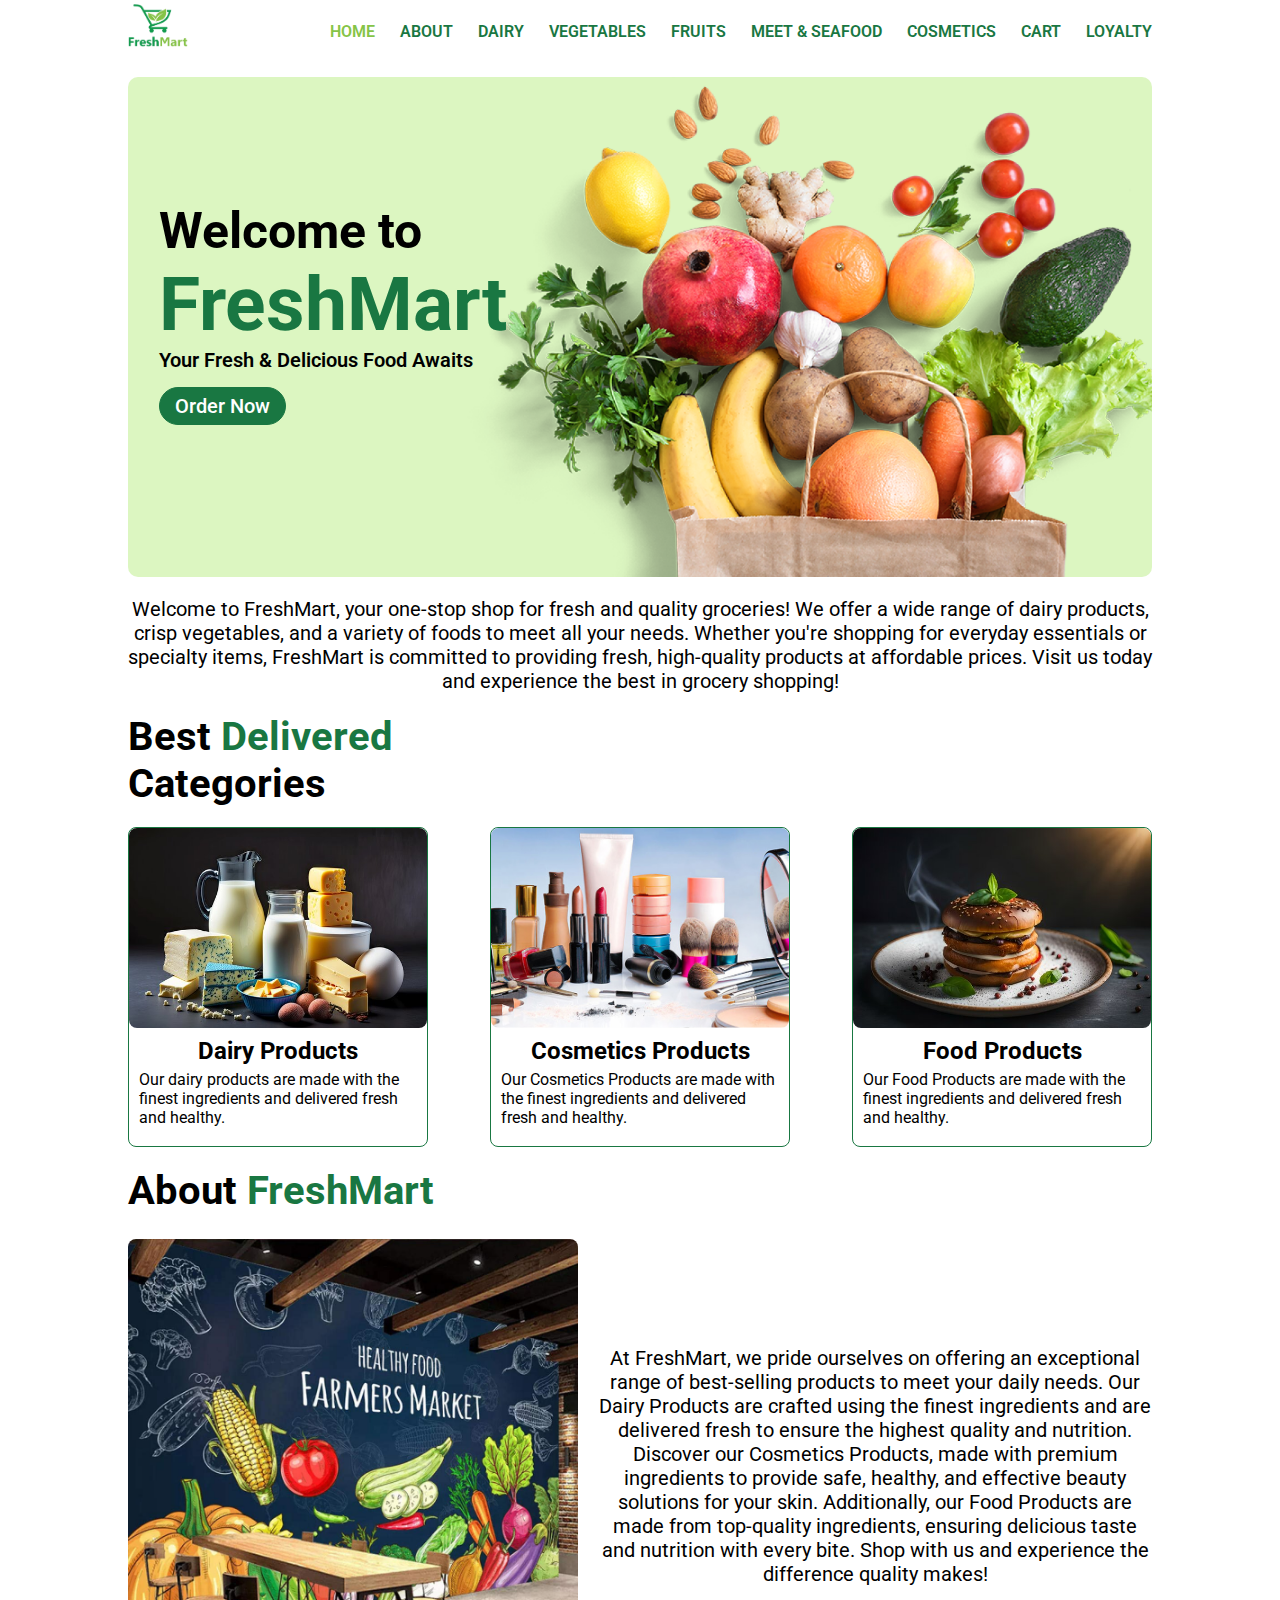
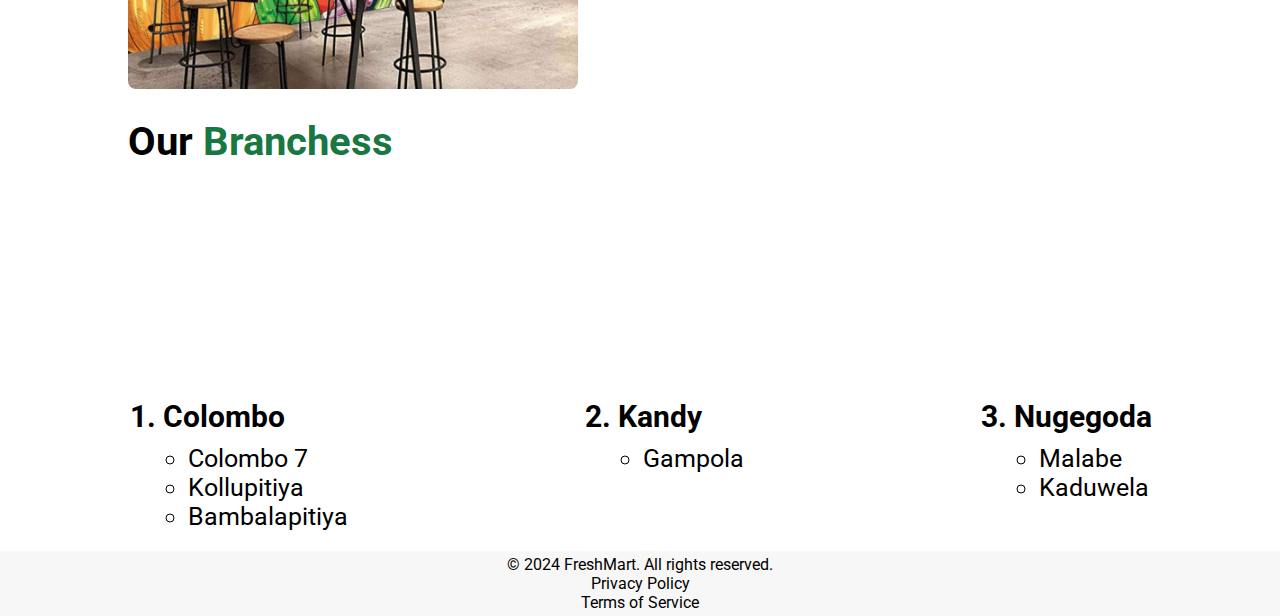
<file: index.html>
<!DOCTYPE html>
<html lang="en">
  <head>
    <meta charset="UTF-8" />
    <meta name="viewport" content="width=device-width, initial-scale=1.0" />
    <title>FreshMart | Home</title>
    <link rel="stylesheet" href="./css/Nav.css" />
    <link rel="stylesheet" href="./css/styles.css" />
  </head>
  <body>
    <!--NavBar-->
    <header class="header">
      <nav class="navbar">
        <a href="#" class="nav-logo">
          <img src="./images/logo.png" alt="logo" class="nav-logo" />
        </a>
        <ul class="nav-menu">
          <li class="nav-item nav_li">
            <a href="./index.html" class="nav-link active_nav">Home</a>
          </li>
          <li class="nav-item nav_li">
            <a href="./about.html" class="nav-link">About</a>
          </li>
          <li class="nav-item nav_li">
            <a href="./dairy.html" class="nav-link ">Dairy </a>
          </li>
          <li class="nav-item nav_li">
            <a href="./vegetables.html" class="nav-link">Vegetables</a>
          </li>
          <li class="nav-item nav_li">
            <a href="./fruit.html" class="nav-link">Fruits</a>
          </li>
          <li class="nav-item nav_li">
            <a href="./MeatSeaFood.html" class="nav-link ">Meet & Seafood</a>
          </li>
          <li class="nav-item nav_li">
            <a href="./cosmetics.html" class="nav-link">Cosmetics</a>
          </li>
          <li class="nav-item nav_li">
         
            <a href="./Cart.html" class="nav-link ">Cart</a>
          </li>
          <li class="nav-item nav_li">
            <a href="./loyalty.html" class="nav-link">Loyalty</a>
          </li>
        </ul>
        <div class="hamburger">
          <span class="bar"></span>
          <span class="bar"></span>
          <span class="bar"></span>
        </div>
      </nav>
    </header>
    <!--Body-->
    <div class="contatiner">
      <!--Main Img-->
      <div class="backimg_main">
        <div class="details_home">
          <h1 class="bk_topic">
            <span
              >Welcome to <br />
              <span class="sub_topic">FreshMart</span></span
            >
          </h1>
          <p class="subpara">Your Fresh & Delicious Food Awaits</p>
          <button class="btnorder">Order Now</button>
        </div>
      </div>
      <!--Main Para-->
      <div class="main_para">
        <p>
          Welcome to FreshMart, your one-stop shop for fresh and quality
          groceries! We offer a wide range of dairy products, crisp vegetables,
          and a variety of foods to meet all your needs. Whether you're shopping
          for everyday essentials or specialty items, FreshMart is committed to
          providing fresh, high-quality products at affordable prices. Visit us
          today and experience the best in grocery shopping!
        </p>
      </div>
      <!--Categories-->
      <div>
        <h1 class="cat_topic_title">
          Best <span class="cat_sub">Delivered </span> <br />Categories
        </h1>

        <div class="cart_cat">
          <div class="card_catagory">
            <img src="./images/diry.jpg" alt="dairy" class="category_img" />
            <h2 class="cat_topic">Dairy Products</h2>
            <p class="para_card">
              Our dairy products are made with the finest ingredients and
              delivered fresh and healthy.
            </p>
          </div>
          <div class="card_catagory">
            <img src="./images/cos.jpg" alt="dairy" class="category_img" />
            <h2 class="cat_topic">Cosmetics Products</h2>
            <p class="para_card">
              Our Cosmetics Products are made with the finest ingredients and
              delivered fresh and healthy.
            </p>
          </div>
          <div class="card_catagory">
            <img src="./images/bun.jpg" alt="dairy" class="category_img" />
            <h2 class="cat_topic">Food Products</h2>
            <p class="para_card">
              Our Food Products are made with the finest ingredients and
              delivered fresh and healthy.
            </p>
          </div>
        </div>
      </div>
      <!--About-->
      <h1 class="cat_topic_title">
        About <span class="cat_sub">FreshMart </span>
      </h1>
      <div class="secontse">
        <div>
          <img src="./images/subimg.jpg" class="img_sub" />
        </div>
        <div>
          <p class="main_para">
            At FreshMart, we pride ourselves on offering an exceptional range of
            best-selling products to meet your daily needs. Our Dairy Products
            are crafted using the finest ingredients and are delivered fresh to
            ensure the highest quality and nutrition. Discover our Cosmetics
            Products, made with premium ingredients to provide safe, healthy,
            and effective beauty solutions for your skin. Additionally, our Food
            Products are made from top-quality ingredients, ensuring delicious
            taste and nutrition with every bite. Shop with us and experience the
            difference quality makes!
          </p>
        </div>
      </div>
      <!--Branchess-->
      <div>
        <h1 class="cat_topic_title">
          Our <span class="cat_sub">Branchess </span>
        </h1>
        <div>
          <iframe
            src="https://www.google.com/maps/embed?pb=!1m18!1m12!1m3!1d2028245.9052588923!2d77.59470209375!3d6.84041260000002!2m3!1f0!2f0!3f0!3m2!1i1024!2i768!4f13.1!3m3!1m2!1s0x3ae25b835bd24e77%3A0xa6f17f1f7ad6269d!2sFresh%20Mart%20Supermarket!5e0!3m2!1sen!2slk!4v1722958493032!5m2!1sen!2slk"
            class="map_fun"
          ></iframe>
        </div>
        <div class="main_branch">
          <ol class="box_set">
            <div class="box_count">
              <li class="h_topic">Colombo</li>
              <ul class="s_topic">
                <li>Colombo 7</li>
                <li>Kollupitiya</li>
                <li>Bambalapitiya</li>
              </ul>
            </div>
            <div class="box_count">
              <li class="h_topic">Kandy</li>
              <ul class="s_topic">
                <li>Gampola</li>
              </ul>
            </div>
            <div class="box_count">
              <li class="h_topic">Nugegoda</li>
              <ul class="s_topic">
                <li>Malabe</li>
                <li>Kaduwela</li>
              </ul>
            </div>
          </ol>
        </div>
      </div>
    </div>
    <!--Footer-->
    <footer>
      <p>&copy; 2024 FreshMart. All rights reserved.</p>
      <ul>
        <li class="nav_li">Privacy Policy</li>
        <li class="nav_li">Terms of Service</li>
      </ul>
    </footer>
    <script src="./js/script.js"></script>
  </body>
</html>
</file>
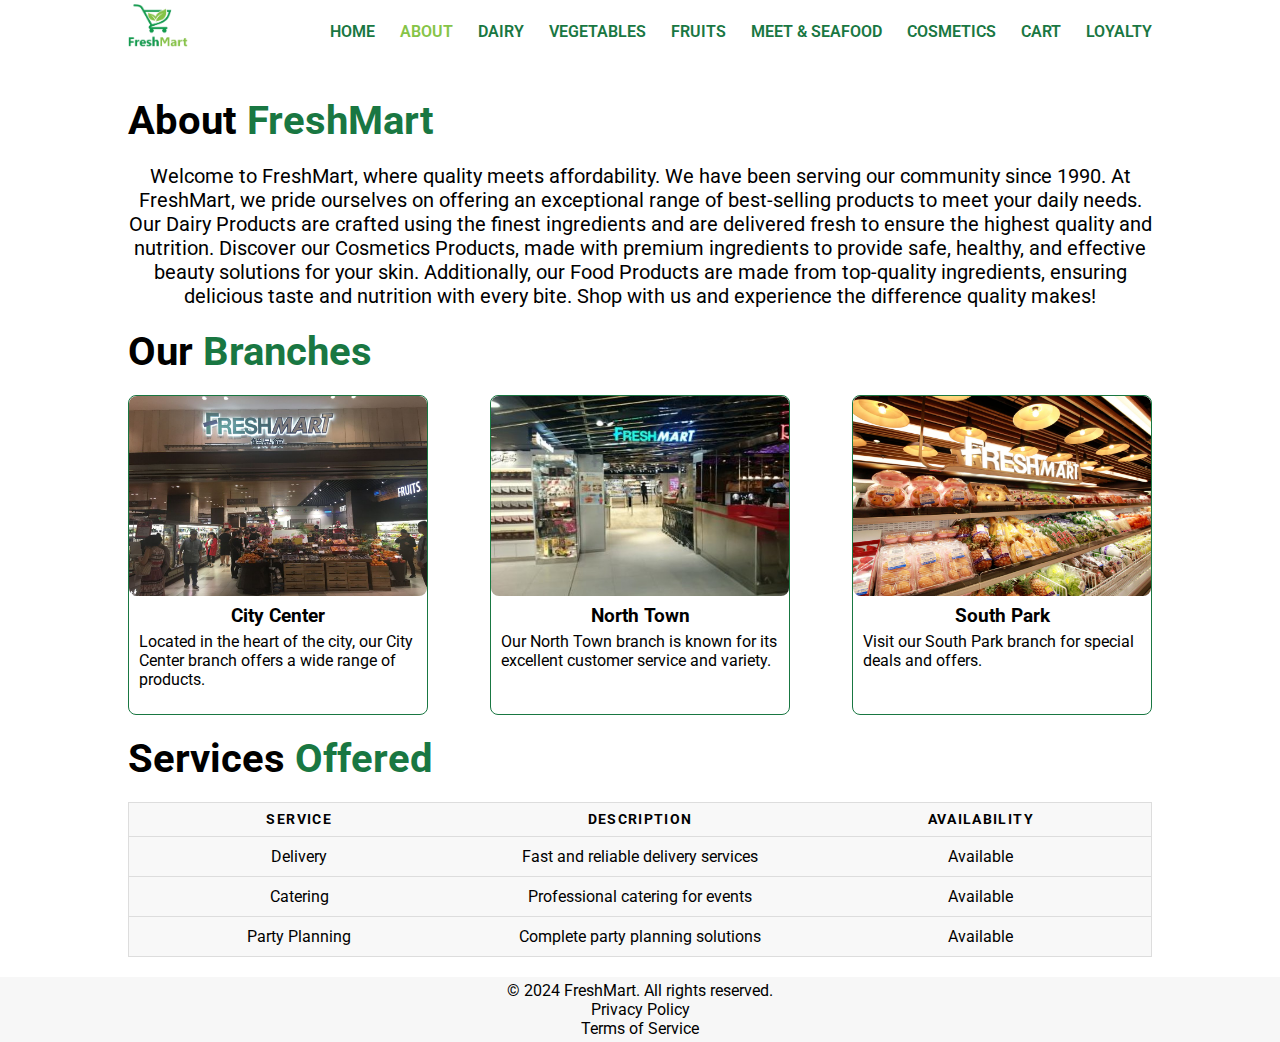
<file: about.html>
<!DOCTYPE html>
<html lang="en">
  <head>
    <meta charset="UTF-8" />
    <meta name="viewport" content="width=device-width, initial-scale=1.0" />
    <title>FreshMart | About</title>
    <link rel="stylesheet" href="./css/Nav.css" />
    <link rel="stylesheet" href="./css/styles.css" />
    <link rel="stylesheet" href="./css/About.css" />
  </head>
  <body>
    <!--NavBar-->
    <header class="header">
      <nav class="navbar">
        <a href="#" class="nav-logo">
          <img src="./images/logo.png" alt="logo" class="nav-logo" />
        </a>
        <ul class="nav-menu">
          <li class="nav-item nav_li">
            <a href="./index.html" class="nav-link">Home</a>
          </li>
          <li class="nav-item nav_li">
            <a href="./about.html" class="nav-link active_nav">About</a>
          </li>
          <li class="nav-item nav_li">
            <a href="./dairy.html" class="nav-link ">Dairy </a>
          </li>
          <li class="nav-item nav_li">
            <a href="./vegetables.html" class="nav-link">Vegetables</a>
          </li>
          <li class="nav-item nav_li">
            <a href="./fruit.html" class="nav-link">Fruits</a>
          </li>
          <li class="nav-item nav_li">
            <a href="./MeatSeaFood.html" class="nav-link ">Meet & Seafood</a>
          </li>
          <li class="nav-item nav_li">
            <a href="./cosmetics.html" class="nav-link">Cosmetics</a>
          </li>
          <li class="nav-item nav_li">
            <a href="./Cart.html" class="nav-link">Cart</a>
          </li>
          <li class="nav-item nav_li">
            <a href="./loyalty.html" class="nav-link">Loyalty</a>
          </li>
        </ul>
        <div class="hamburger">
          <span class="bar"></span>
          <span class="bar"></span>
          <span class="bar"></span>
        </div>
      </nav>
    </header>
    <!--Body-->
    <div class="contatiner">
      <section>
        <h1 class="cat_topic_title">
          About <span class="cat_sub">FreshMart </span>
        </h1>
        <p class="main_para">
          Welcome to FreshMart, where quality meets affordability. We have been
          serving our community since 1990. At FreshMart, we pride ourselves on
          offering an exceptional range of best-selling products to meet your
          daily needs. Our Dairy Products are crafted using the finest
          ingredients and are delivered fresh to ensure the highest quality and
          nutrition. Discover our Cosmetics Products, made with premium
          ingredients to provide safe, healthy, and effective beauty solutions
          for your skin. Additionally, our Food Products are made from
          top-quality ingredients, ensuring delicious taste and nutrition with
          every bite. Shop with us and experience the difference quality makes!
        </p>
      </section>
      <section>
        <h1 class="cat_topic_title">
          Our <span class="cat_sub">Branches </span>
        </h1>
        <div class="cart_cat">
          <div class="card_catagory">
            <img
              src="images/mart1.jpeg"
              alt="City Center Map"
              class="category_img"
            />
            <h3 class="cat_topic">City Center</h3>
            <p class="para_card">
              Located in the heart of the city, our City Center branch offers a
              wide range of products.
            </p>
          </div>
          <div class="card_catagory">
            <img
              src="images/mart2.jpg"
              alt="North Town Map"
              class="category_img"
            />
            <h3 class="cat_topic">North Town</h3>
            <p class="para_card">
              Our North Town branch is known for its excellent customer service
              and variety.
            </p>
          </div>
          <div class="card_catagory">
            <img
              src="images/mart3.jpg"
              alt="South Park Map"
              class="category_img"
            />
            <h3 class="cat_topic">South Park</h3>
            <p class="para_card">
              Visit our South Park branch for special deals and offers.
            </p>
          </div>
        </div>
      </section>

      <section>
        <h1 class="cat_topic_title">
          Services <span class="cat_sub">Offered </span>
        </h1>
        <table style="overflow-x: auto">
          <thead>
            <tr>
              <th>Service</th>
              <th>Description</th>
              <th>Availability</th>
            </tr>
          </thead>
          <tbody>
            <tr>
              <td>Delivery</td>
              <td>Fast and reliable delivery services</td>
              <td>Available</td>
            </tr>
            <tr>
              <td>Catering</td>
              <td>Professional catering for events</td>
              <td>Available</td>
            </tr>

            <tr>
              <td>Party Planning</td>
              <td>Complete party planning solutions</td>
              <td>Available</td>
            </tr>
          </tbody>
        </table>
      </section>
    </div>
    <!--Footer-->
    <footer>
      <p>&copy; 2024 FreshMart. All rights reserved.</p>
      <ul>
        <li class="nav_li">Privacy Policy</li>
        <li class="nav_li">Terms of Service</li>
      </ul>
    </footer>
    <script src="./js/script.js"></script>
  </body>
</html>
</file>
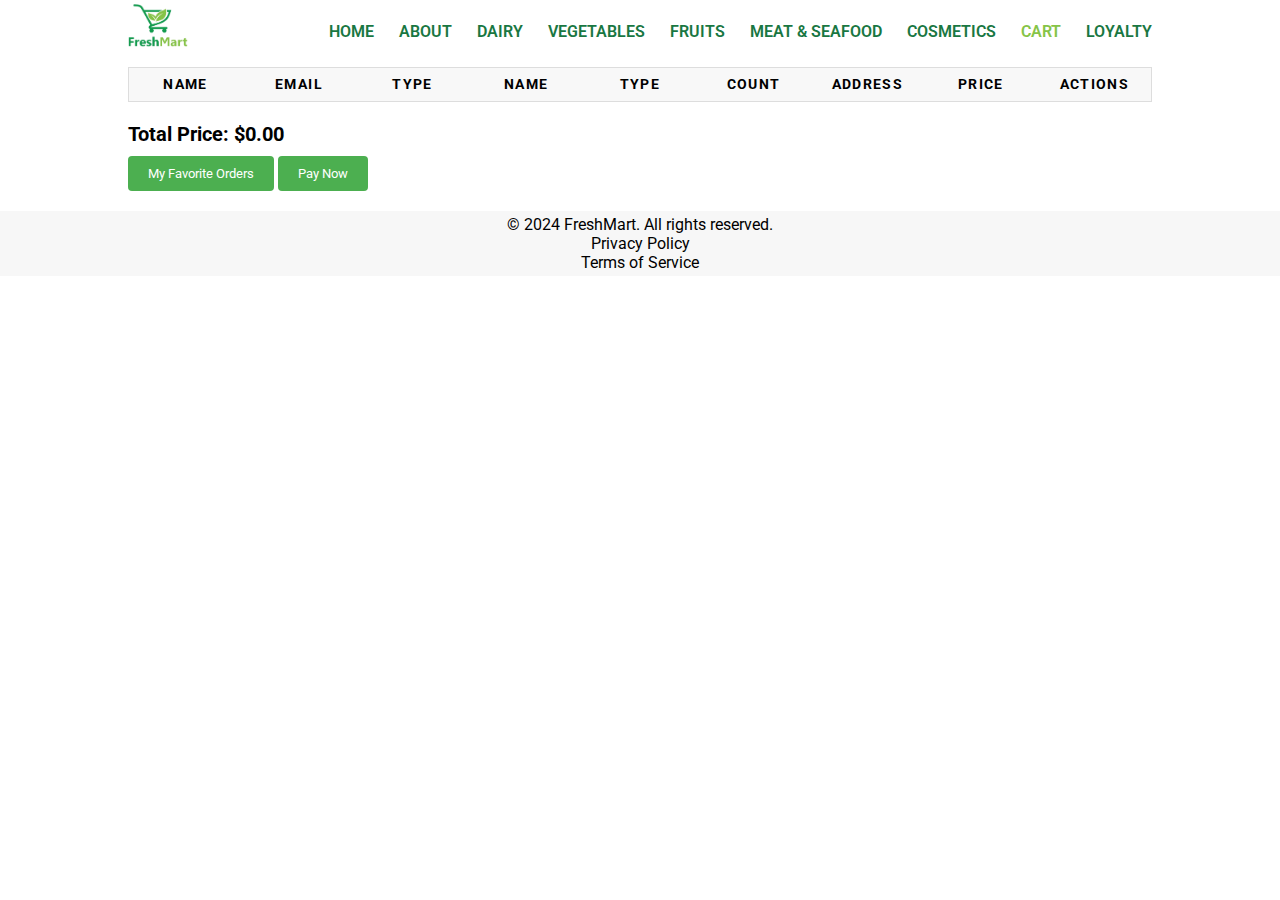
<file: Cart.html>
<!DOCTYPE html>
<html lang="en">
  <head>
    <meta charset="UTF-8" />
    <meta name="viewport" content="width=device-width, initial-scale=1.0" />
    <title>Cart</title>
    <link rel="stylesheet" href="./css/Nav.css" />
    <link rel="stylesheet" href="./css/styles.css" />
    <link rel="stylesheet" href="./css/Order.css" />
    <link rel="stylesheet" href="./css/About.css" />
    <style>
      /* Add some styling for the table and the buttons */
      /* table {
        width: 100%;
        border-collapse: collapse;
        margin: 20px 0;
        font-size: 18px;
        text-align: left;
      }
      th,
      td {
        padding: 12px;
        border: 1px solid #ddd;
      }
      th {
        background-color: #f2f2f2;
      } */
      .button {
        background-color: #4caf50;
        color: white;
        padding: 10px 20px;
        border: none;
        border-radius: 4px;
        cursor: pointer;
        margin: 10px 0;
      }
      .button:hover {
        background-color: #45a049;
      }
      .total-price {
        font-size: 20px;
        font-weight: bold;
        margin-top: 20px;
      }
    </style>
  </head>
  <body>
    <!--NavBar-->
    <header class="header">
      <nav class="navbar">
        <a href="#" class="nav-logo">
          <img src="./images/logo.png" alt="logo" class="nav-logo" />
        </a>
        <ul class="nav-menu">
          <li class="nav-item nav_li">
            <a href="./index.html" class="nav-link">Home</a>
          </li>
          <li class="nav-item nav_li">
            <a href="./about.html" class="nav-link">About</a>
          </li>
          <li class="nav-item nav_li">
            <a href="./dairy.html" class="nav-link">Dairy</a>
          </li>
          <li class="nav-item nav_li">
            <a href="./vegetables.html" class="nav-link">Vegetables</a>
          </li>
          <li class="nav-item nav_li">
            <a href="./fruit.html" class="nav-link">Fruits</a>
          </li>
          <li class="nav-item nav_li">
            <a href="./MeatSeaFood.html" class="nav-link">Meat & Seafood</a>
          </li>
          <li class="nav-item nav_li">
            <a href="./cosmetics.html" class="nav-link">Cosmetics</a>
          </li>
          <li class="nav-item nav_li">
            <a href="./Cart.html" class="nav-link active_nav">Cart</a>
          </li>
          <li class="nav-item nav_li">
            <a href="./loyalty.html" class="nav-link">Loyalty</a>
          </li>
        </ul>
        <div class="hamburger">
          <span class="bar"></span>
          <span class="bar"></span>
          <span class="bar"></span>
        </div>
      </nav>
    </header>
    <main class="containernew">
      <!-- Cart Table -->
      <table id="cartTable" style="overflow-x: auto">
        <thead>
          <tr>
            <th>Name</th>
            <th>Email</th>
            <th>Type</th>
            <th>Name</th>
            <th>Type</th>
            <th>Count</th>
            <th>Address</th>
            <th>Price</th>
            <th>Actions</th>
            <!-- Add Actions column -->
          </tr>
        </thead>
        <tbody>
          <!-- Cart items will be populated here -->
        </tbody>
      </table>

      <!-- Total Price -->
      <div class="total-price" id="totalPrice">Total Price: $0.00</div>

      <!-- Add Favorite and My Favorite Orders Buttons -->
      <button class="button" onclick="navigateToFavorites()">
        My Favorite Orders
      </button>

      <!-- Pay Now Button -->
      <a href="./payment.html"><button class="button">Pay Now</button></a>
    </main>
    <!--Footer-->
    <footer>
      <p>&copy; 2024 FreshMart. All rights reserved.</p>
      <ul>
        <li class="nav_li">Privacy Policy</li>
        <li class="nav_li">Terms of Service</li>
      </ul>
    </footer>
    <script src="./js/cart.js"></script>
    <script src="./js/script.js"></script>
    <script src="./js/favorites.js"></script>
  </body>
</html>
</file>
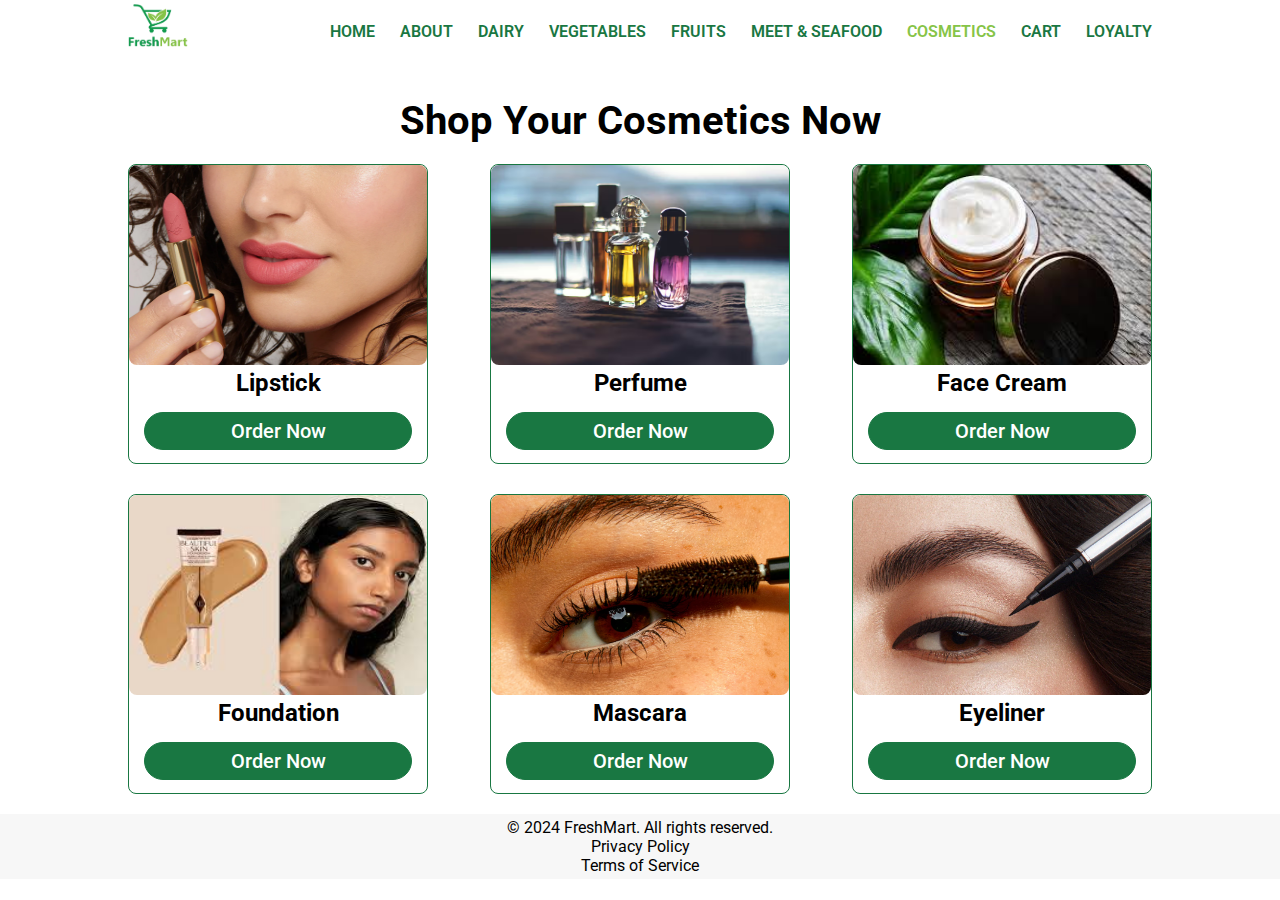
<file: cosmetics.html>
<!DOCTYPE html>
<html lang="en">
  <head>
    <meta charset="UTF-8" />
    <meta name="viewport" content="width=device-width, initial-scale=1.0" />
    <title>FreshMart | Cosmetics</title>
    <link rel="stylesheet" href="./css/Nav.css" />
    <link rel="stylesheet" href="./css/styles.css" />
    <link rel="stylesheet" href="./css/About.css" />
  </head>
  <body>
    <!--NavBar-->
    <header class="header">
      <nav class="navbar">
        <a href="#" class="nav-logo">
          <img src="./images/logo.png" alt="logo" class="nav-logo" />
        </a>
        <ul class="nav-menu">
          <li class="nav-item nav_li">
            <a href="./index.html" class="nav-link">Home</a>
          </li>
          <li class="nav-item nav_li">
            <a href="./about.html" class="nav-link">About</a>
          </li>
          <li class="nav-item nav_li">
            <a href="./dairy.html" class="nav-link ">Dairy </a>
          </li>
          <li class="nav-item nav_li">
            <a href="./vegetables.html" class="nav-link">Vegetables</a>
          </li>
          <li class="nav-item nav_li">
            <a href="./fruit.html" class="nav-link">Fruits</a>
          </li>
          <li class="nav-item nav_li">
            <a href="./MeatSeaFood.html" class="nav-link ">Meet & Seafood</a>
          </li>
          <li class="nav-item nav_li">
            <a href="./cosmetics.html" class="nav-link active_nav">Cosmetics</a>
          </li>
          <li class="nav-item nav_li">
          
            <a href="./Cart.html" class="nav-link ">Cart</a>
          </li>
          <li class="nav-item nav_li">
            <a href="./loyalty.html" class="nav-link">Loyalty</a>
          </li>
        </ul>
        <div class="hamburger">
          <span class="bar"></span>
          <span class="bar"></span>
          <span class="bar"></span>
        </div>
      </nav>
    </header>

    <div class="contatiner">
        <div>
            <h1 class="cat_topic_title cen"> Shop Your Cosmetics Now</h1>
            <div class="cart_cat">
              <div class="card_catagory_update">
                <img
                  src="./images/Lipstick.webp"
                  alt="Lipstick"
                  class="category_img"
                />
                <h2 class="cat_topic_updte">Lipstick</h2>
                <a href="./order.html"
                  ><button class="btnorder new_btnorder">Order Now</button></a
                >
              </div>
  
              <div class="card_catagory_update">
                <img
                  src="./images/Perfume.avif"
                  alt="Perfume"
                  class="category_img"
                />
                <h2 class="cat_topic_updte">Perfume</h2>
                <a href="./order.html"
                  ><button class="btnorder new_btnorder">Order Now</button></a
                >
              </div>
  
              <div class="card_catagory_update">
                <img
                  src="./images/Face Cream.jpeg"
                  alt="Spinach"
                  class="category_img"
                />
                <h2 class="cat_topic_updte">Face Cream</h2>
                <a href="./order.html"
                  ><button class="btnorder new_btnorder">Order Now</button></a
                >
              </div>
  
              <div class="card_catagory_update">
                <img
                  src="./images/Foundation.jpeg"
                  alt="Foundation"
                  class="category_img"
                />
                <h2 class="cat_topic_updte">Foundation</h2>
                <a href="./order.html"
                  ><button class="btnorder new_btnorder">Order Now</button></a
                >
              </div>
  
              <div class="card_catagory_update">
                <img src="./images/Mascara.webp" alt="Mascara" class="category_img" />
                <h2 class="cat_topic_updte">Mascara</h2>
                <a href="./order.html"
                  ><button class="btnorder new_btnorder">Order Now</button></a
                >
              </div>
  
              <div class="card_catagory_update">
                <img
                  src="./images/Eyeliner.webp"
                  alt="Eyeliner"
                  class="category_img"
                />
                <h2 class="cat_topic_updte">Eyeliner</h2>
                <a href="./order.html"
                  ><button class="btnorder new_btnorder">Order Now</button></a
                >
              </div>
            </div>
          </div>
    </div>

    <!--Footer-->
    <footer>
      <p>&copy; 2024 FreshMart. All rights reserved.</p>
      <ul>
        <li class="nav_li">Privacy Policy</li>
        <li class="nav_li">Terms of Service</li>
      </ul>
    </footer>
    <script src="./js/script.js"></script>
  </body>
</html>
</file>
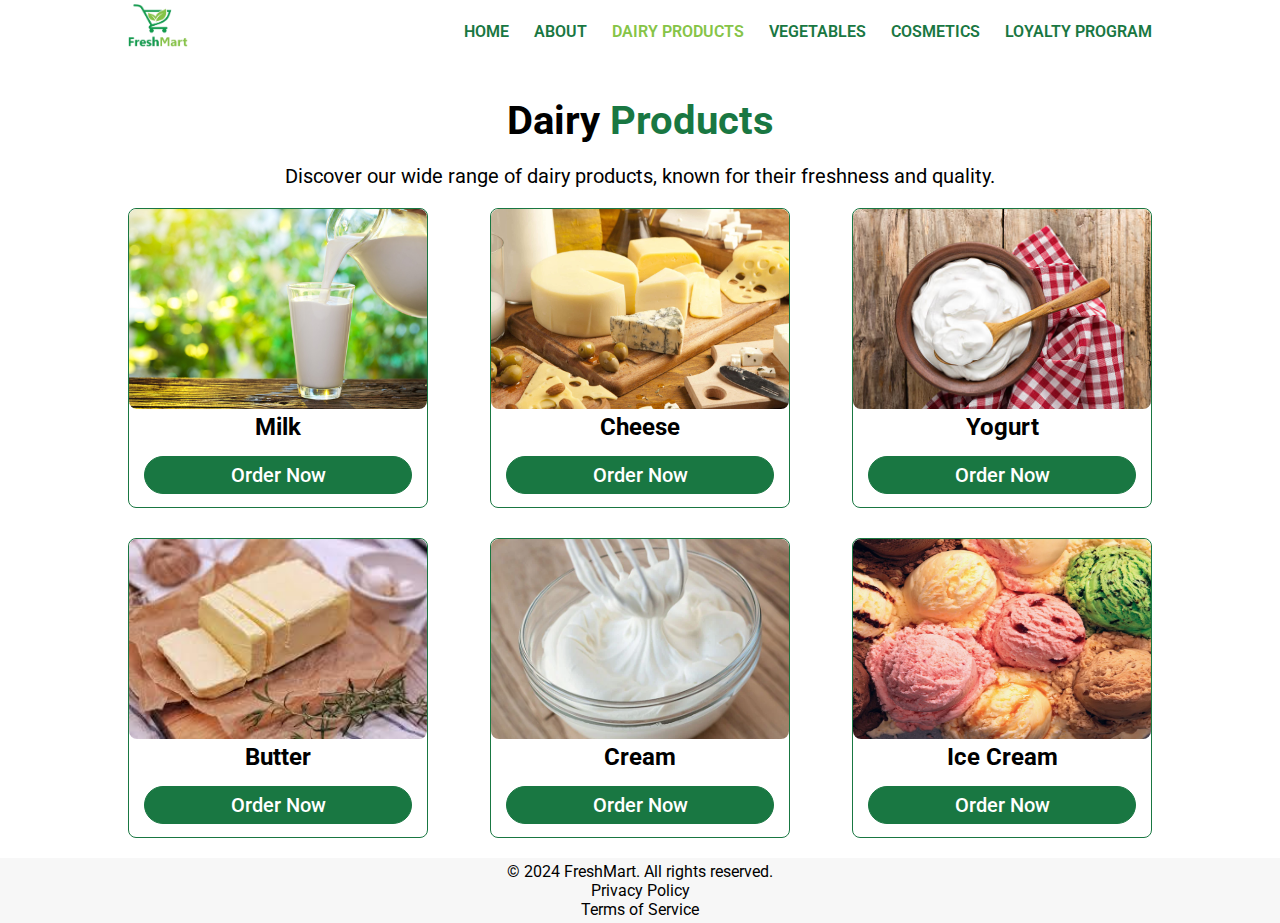
<file: dairy.html>
<!DOCTYPE html>
<html lang="en">
  <head>
    <meta charset="UTF-8" />
    <meta name="viewport" content="width=device-width, initial-scale=1.0" />
    <title>FreshMart | Dairy</title>
    <link rel="stylesheet" href="./css/Nav.css" />
    <link rel="stylesheet" href="./css/styles.css" />
  </head>
  <body>
    <!--NavBar-->
    <header class="header">
      <nav class="navbar">
        <a href="#" class="nav-logo">
          <img src="./images/logo.png" alt="logo" class="nav-logo" />
        </a>
        <ul class="nav-menu">
          <li class="nav-item nav_li">
            <a href="./index.html" class="nav-link">Home</a>
          </li>
          <li class="nav-item nav_li">
            <a href="./about.html" class="nav-link">About</a>
          </li>
          <li class="nav-item nav_li">
            <a href="./dairy.html" class="nav-link active_nav"
              >Dairy Products</a
            >
          </li>
          <li class="nav-item nav_li">
            <a href="./vegetables.html" class="nav-link">Vegetables</a>
          </li>
          <li class="nav-item nav_li">
            <a href="./cosmetics.html" class="nav-link">Cosmetics</a>
          </li>
          <li class="nav-item nav_li">
            <a href="./loyalty.html" class="nav-link">Loyalty Program</a>
          </li>
        </ul>
        <div class="hamburger">
          <span class="bar"></span>
          <span class="bar"></span>
          <span class="bar"></span>
        </div>
      </nav>
    </header>
    <!--Body-->
    <div class="contatiner">
      <div>
        <h1 class="cat_topic_title cen">
          Dairy <span class="cat_sub">Products </span>
        </h1>
        <p class="cen main_para">
          Discover our wide range of dairy products, known for their freshness
          and quality.
        </p>

        <div class="cart_cat">
          <div class="card_catagory_update">
            <img src="./images/mil.jpg" alt="dairy" class="category_img" />
            <h2 class="cat_topic_updte">Milk</h2>
            <a href="./order.html"
              ><button class="btnorder new_btnorder">Order Now</button></a
            >
          </div>

          <div class="card_catagory_update">
            <img src="./images/Cheese.jpg" alt="dairy" class="category_img" />
            <h2 class="cat_topic_updte">Cheese</h2>
            <a href="./order.html"
              ><button class="btnorder new_btnorder">Order Now</button></a
            >
          </div>

          <div class="card_catagory_update">
            <img src="./images/Yogurt.jpg" alt="dairy" class="category_img" />
            <h2 class="cat_topic_updte">Yogurt</h2>
            <a href="./order.html"
              ><button class="btnorder new_btnorder">Order Now</button></a
            >
          </div>

          <div class="card_catagory_update">
            <img src="./images/Butter.jpeg" alt="dairy" class="category_img" />
            <h2 class="cat_topic_updte">Butter</h2>
            <a href="./order.html"
              ><button class="btnorder new_btnorder">Order Now</button></a
            >
          </div>

          <div class="card_catagory_update">
            <img src="./images/Cream.webp" alt="dairy" class="category_img" />
            <h2 class="cat_topic_updte">Cream</h2>
            <a href="./order.html"
              ><button class="btnorder new_btnorder">Order Now</button></a
            >
          </div>

          <div class="card_catagory_update">
            <img src="./images/IceCream.webp" alt="dairy" class="category_img" />
            <h2 class="cat_topic_updte">Ice Cream</h2>
            <a href="./order.html"
              ><button class="btnorder new_btnorder">Order Now</button></a
            >
          </div>


        </div>
      </div>
    </div>
    <!--Footer-->
    <footer>
      <p>&copy; 2024 FreshMart. All rights reserved.</p>
      <ul>
        <li class="nav_li">Privacy Policy</li>
        <li class="nav_li">Terms of Service</li>
      </ul>
    </footer>
    <script src="./js/script.js"></script>
  </body>
</html>
</file>
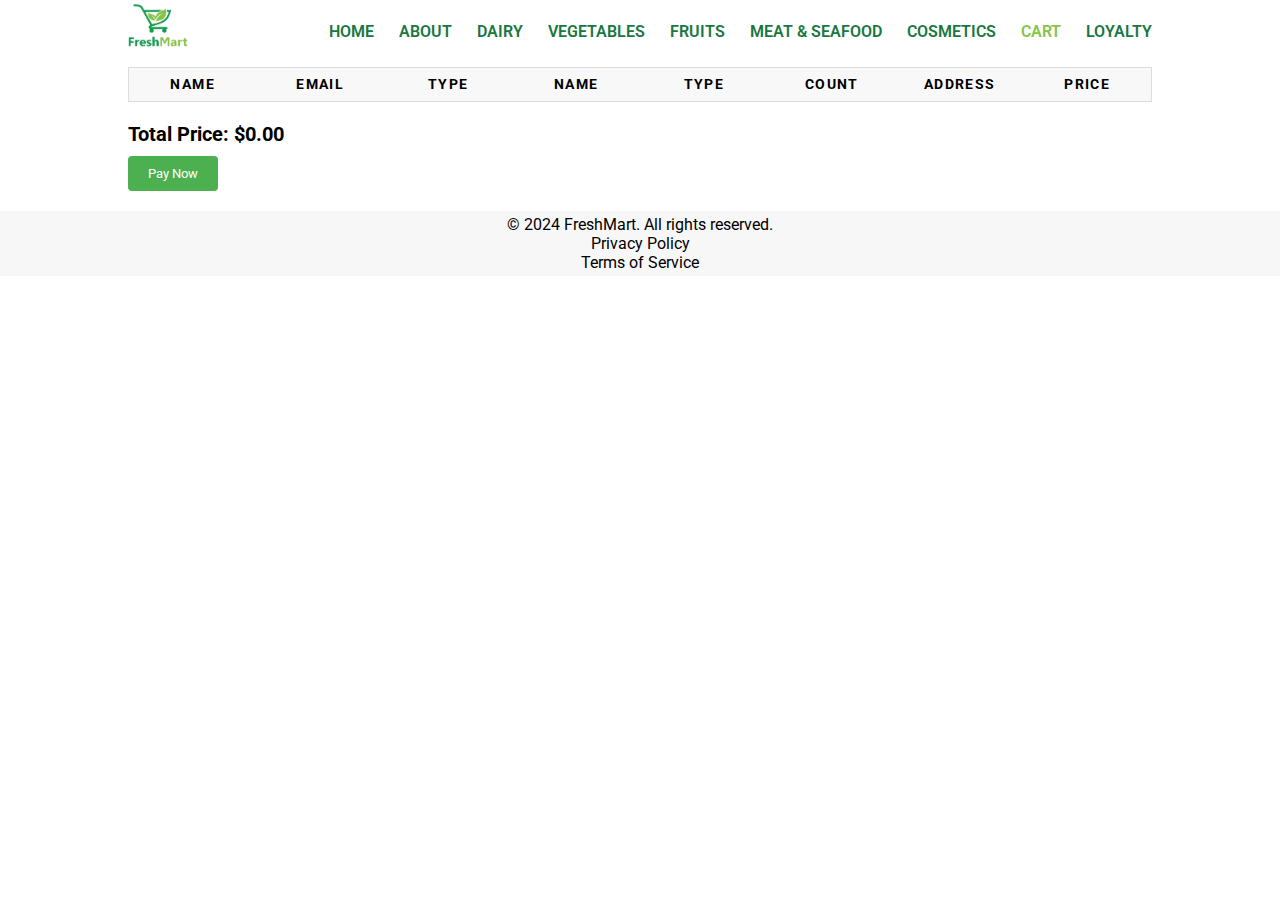
<file: favorites.html>
<!DOCTYPE html>
<html lang="en">
  <head>
    <meta charset="UTF-8" />
    <meta name="viewport" content="width=device-width, initial-scale=1.0" />
    <title>Favorite Orders</title>
    <link rel="stylesheet" href="./css/Nav.css" />
    <link rel="stylesheet" href="./css/styles.css" />
    <link rel="stylesheet" href="./css/Order.css" />
    <link rel="stylesheet" href="./css/About.css" />
    <style>
      /* table {
        width: 100%;
        border-collapse: collapse;
        margin: 20px 0;
        font-size: 18px;
        text-align: left;
      }
      th,
      td {
        padding: 12px;
        border: 1px solid #ddd;
      }
      th {
        background-color: #f2f2f2;
      } */
      .button {
        background-color: #4caf50;
        color: white;
        padding: 10px 20px;
        border: none;
        border-radius: 4px;
        cursor: pointer;
        margin: 10px 0;
      }
      .button:hover {
        background-color: #45a049;
      }
      .total-price {
        font-size: 20px;
        font-weight: bold;
        margin-top: 20px;
      }
    </style>
  </head>
  <body>
    <!--NavBar-->
    <header class="header">
      <nav class="navbar">
        <a href="#" class="nav-logo">
          <img src="./images/logo.png" alt="logo" class="nav-logo" />
        </a>
        <ul class="nav-menu">
          <li class="nav-item nav_li">
            <a href="./index.html" class="nav-link">Home</a>
          </li>
          <li class="nav-item nav_li">
            <a href="./about.html" class="nav-link">About</a>
          </li>
          <li class="nav-item nav_li">
            <a href="./dairy.html" class="nav-link">Dairy</a>
          </li>
          <li class="nav-item nav_li">
            <a href="./vegetables.html" class="nav-link">Vegetables</a>
          </li>
          <li class="nav-item nav_li">
            <a href="./fruit.html" class="nav-link">Fruits</a>
          </li>
          <li class="nav-item nav_li">
            <a href="./MeatSeaFood.html" class="nav-link">Meat & Seafood</a>
          </li>
          <li class="nav-item nav_li">
            <a href="./cosmetics.html" class="nav-link">Cosmetics</a>
          </li>
          <li class="nav-item nav_li">
            <a href="./Cart.html" class="nav-link active_nav">Cart</a>
          </li>
          <li class="nav-item nav_li">
            <a href="./loyalty.html" class="nav-link">Loyalty</a>
          </li>
        </ul>
        <div class="hamburger">
          <span class="bar"></span>
          <span class="bar"></span>
          <span class="bar"></span>
        </div>
      </nav>
    </header>
    <main class="containernew">
      <!-- Favorite Orders Table -->
      <table style="overflow-x: auto" id="favoriteOrdersTable">
        <thead >
          <tr>
            <th>Name</th>
            <th>Email</th>
            <th> Type</th>
            <th> Name</th>
            <th> Type</th>
            <th> Count</th>
            <th>Address</th>
            <th>Price</th>
          </tr>
        </thead>
        <tbody>
          <!-- Favorite orders will be populated here -->
        </tbody>
      </table>

      <!-- Total Price -->
      <div class="total-price" id="favoriteTotalPrice">Total Price: $0.00</div>

      <!-- Pay Now Button -->
      <a href="./payment.html"><button class="button">Pay Now</button></a>
    </main>
    <!--Footer-->
    <footer>
      <p>&copy; 2024 FreshMart. All rights reserved.</p>
      <ul>
        <li class="nav_li">Privacy Policy</li>
        <li class="nav_li">Terms of Service</li>
      </ul>
    </footer>
    <script src="./js/favorites.js"></script>
    <script src="./js/script.js"></script>
  </body>
</html>
</file>
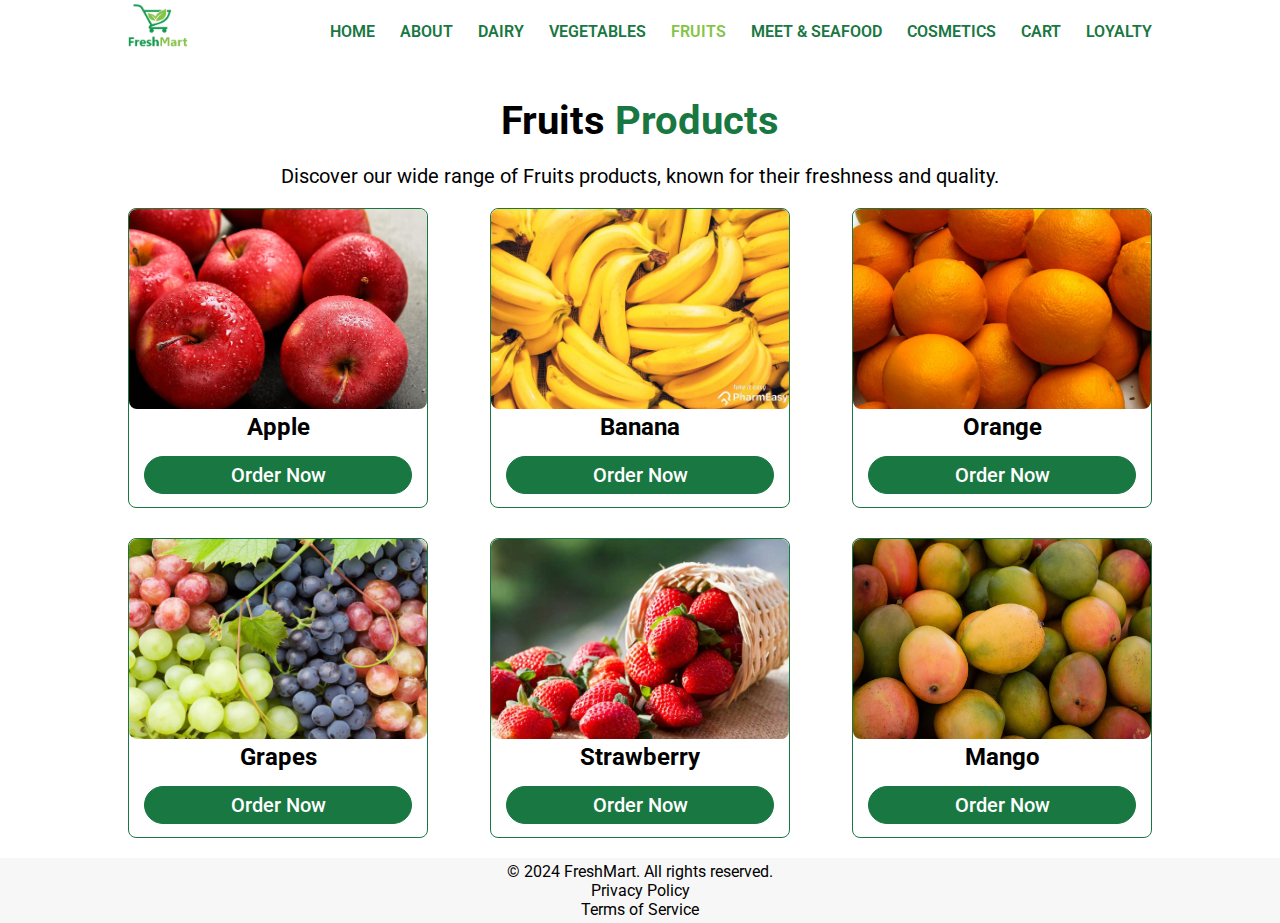
<file: fruit.html>
<!DOCTYPE html>
<html lang="en">
  <head>
    <meta charset="UTF-8" />
    <meta name="viewport" content="width=device-width, initial-scale=1.0" />
    <title>FreshMart | Fruit</title>
    <link rel="stylesheet" href="./css/Nav.css" />
    <link rel="stylesheet" href="./css/styles.css" />
  </head>
  <body>
    <!--NavBar-->
    <header class="header">
      <nav class="navbar">
        <a href="#" class="nav-logo">
          <img src="./images/logo.png" alt="logo" class="nav-logo" />
        </a>
        <ul class="nav-menu">
          <li class="nav-item nav_li">
            <a href="./index.html" class="nav-link">Home</a>
          </li>
          <li class="nav-item nav_li">
            <a href="./about.html" class="nav-link">About</a>
          </li>
          <li class="nav-item nav_li">
            <a href="./dairy.html" class="nav-link ">Dairy </a>
          </li>
          <li class="nav-item nav_li">
            <a href="./vegetables.html" class="nav-link">Vegetables</a>
          </li>
          <li class="nav-item nav_li">
            <a href="./fruit.html" class="nav-link active_nav">Fruits</a>
          </li>
          <li class="nav-item nav_li">
            <a href="./MeatSeaFood.html" class="nav-link ">Meet & Seafood</a>
          </li>
          <li class="nav-item nav_li">
            <a href="./cosmetics.html" class="nav-link">Cosmetics</a>
          </li>
          <li class="nav-item nav_li">
         
            <a href="./Cart.html" class="nav-link ">Cart</a>
          </li>
          <li class="nav-item nav_li">
            <a href="./loyalty.html" class="nav-link">Loyalty</a>
          </li>
        </ul>
        <div class="hamburger">
          <span class="bar"></span>
          <span class="bar"></span>
          <span class="bar"></span>
        </div>
      </nav>
    </header>
    <!--Body-->
    <div class="contatiner">
      <div>
        <h1 class="cat_topic_title cen">
          Fruits <span class="cat_sub">Products </span>
        </h1>
        <p class="cen main_para">
          Discover our wide range of Fruits products, known for their freshness
          and quality.
        </p>

        <div class="cart_cat">
          <div class="card_catagory_update">
            <img src="./images/Apple.avif" alt="Applie" class="category_img" />
            <h2 class="cat_topic_updte">Apple</h2>
            <a href="./order.html"
              ><button class="btnorder new_btnorder">Order Now</button></a
            >
          </div>

          <div class="card_catagory_update">
            <img src="./images/Banana.jpg" alt="Banana" class="category_img" />
            <h2 class="cat_topic_updte">Banana</h2>
            <a href="./order.html"
              ><button class="btnorder new_btnorder">Order Now</button></a
            >
          </div>

          <div class="card_catagory_update">
            <img src="./images/Orange.webp" alt="Orange" class="category_img" />
            <h2 class="cat_topic_updte">Orange</h2>
            <a href="./order.html"
              ><button class="btnorder new_btnorder">Order Now</button></a
            >
          </div>

          <div class="card_catagory_update">
            <img src="./images/Grapes.jpg" alt="Grapes" class="category_img" />
            <h2 class="cat_topic_updte">Grapes</h2>
            <a href="./order.html"
              ><button class="btnorder new_btnorder">Order Now</button></a
            >
          </div>

          <div class="card_catagory_update">
            <img
              src="./images/Strawberry.jpg"
              alt="Strawberry"
              class="category_img"
            />
            <h2 class="cat_topic_updte">Strawberry</h2>
            <a href="./order.html"
              ><button class="btnorder new_btnorder">Order Now</button></a
            >
          </div>

          <div class="card_catagory_update">
            <img src="./images/Mango.jpg" alt="Mango" class="category_img" />
            <h2 class="cat_topic_updte">Mango</h2>
            <a href="./order.html"
              ><button class="btnorder new_btnorder">Order Now</button></a
            >
          </div>
        </div>
      </div>
    </div>
    <!--Footer-->
    <footer>
      <p>&copy; 2024 FreshMart. All rights reserved.</p>
      <ul>
        <li class="nav_li">Privacy Policy</li>
        <li class="nav_li">Terms of Service</li>
      </ul>
    </footer>
    <script src="./js/script.js"></script>
  </body>
</html>
</file>
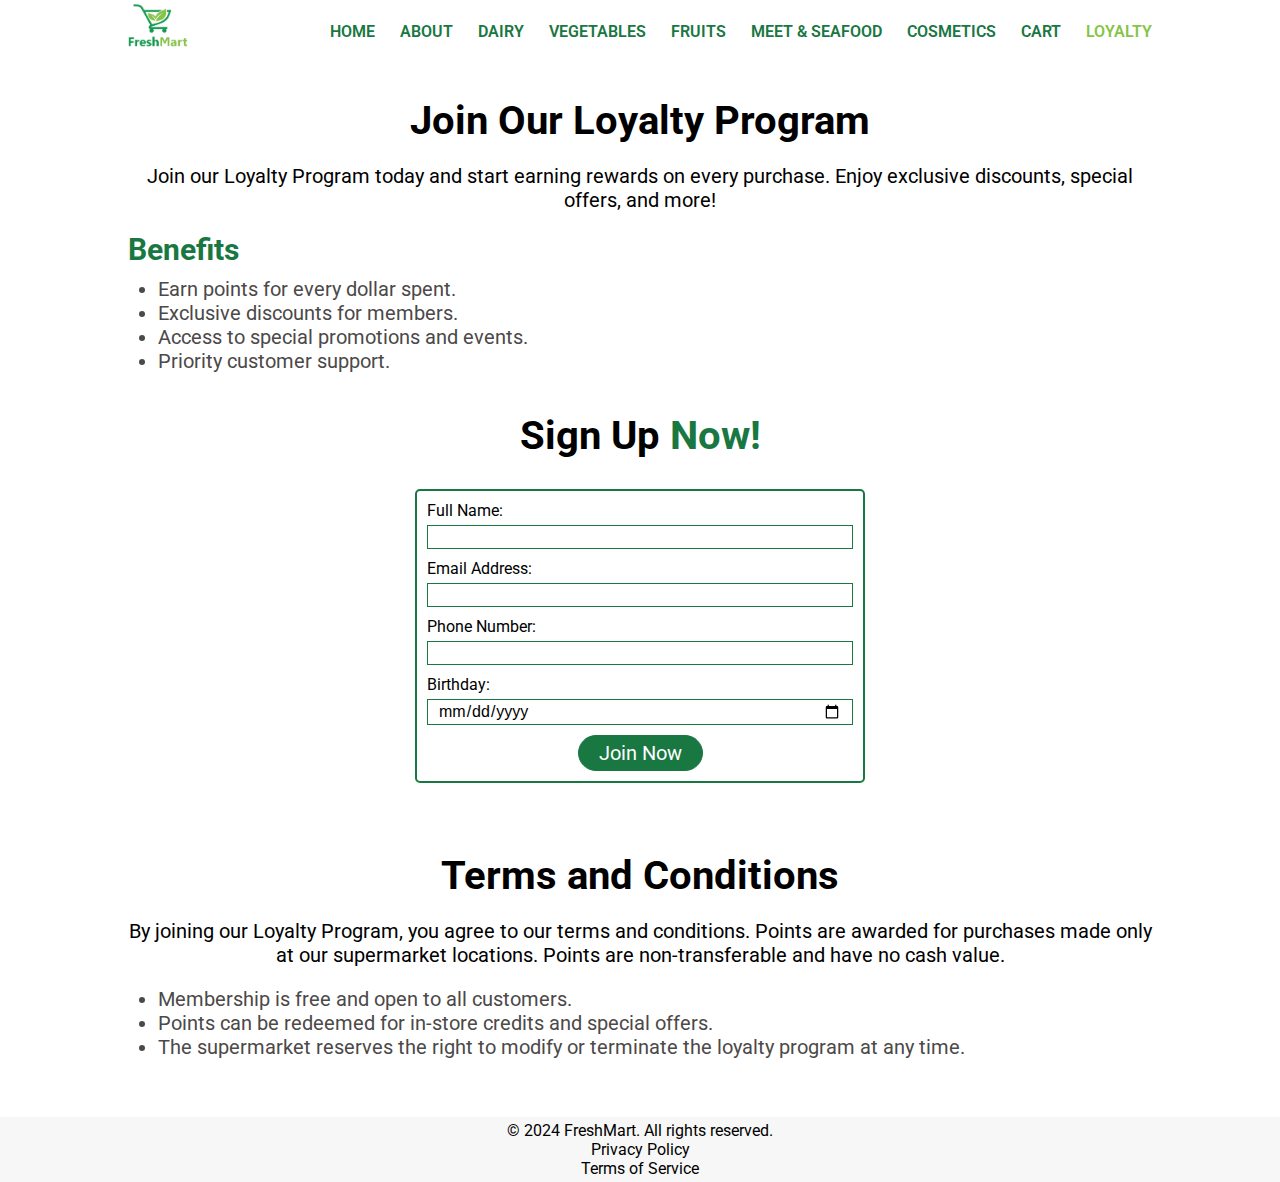
<file: loyalty.html>
<!DOCTYPE html>
<html lang="en">
  <head>
    <meta charset="UTF-8" />
    <meta name="viewport" content="width=device-width, initial-scale=1.0" />
    <title>FreshMart | Loyalty Program</title>
    <link rel="stylesheet" href="./css/Nav.css" />
    <link rel="stylesheet" href="./css/styles.css" />
    <link rel="stylesheet" href="./css/About.css" />
    <link rel="stylesheet" href="./css/Order.css" />
  </head>
  <body>
    <!--NavBar-->
    <header class="header">
      <nav class="navbar">
        <a href="#" class="nav-logo">
          <img src="./images/logo.png" alt="logo" class="nav-logo" />
        </a>
        <ul class="nav-menu">
          <li class="nav-item nav_li">
            <a href="./index.html" class="nav-link">Home</a>
          </li>
          <li class="nav-item nav_li">
            <a href="./about.html" class="nav-link">About</a>
          </li>
          <li class="nav-item nav_li">
            <a href="./dairy.html" class="nav-link ">Dairy </a>
          </li>
          <li class="nav-item nav_li">
            <a href="./vegetables.html" class="nav-link">Vegetables</a>
          </li>
          <li class="nav-item nav_li">
            <a href="./fruit.html" class="nav-link">Fruits</a>
          </li>
          <li class="nav-item nav_li">
            <a href="./MeatSeaFood.html" class="nav-link ">Meet & Seafood</a>
          </li>
          <li class="nav-item nav_li">
            <a href="./cosmetics.html" class="nav-link">Cosmetics</a>
          </li>
          <li class="nav-item nav_li">
          
            <a href="./Cart.html" class="nav-link ">Cart</a>
          </li>
          <li class="nav-item nav_li">
            <a href="./loyalty.html" class="nav-link active_nav">Loyalty</a>
          </li>
        </ul>
        <div class="hamburger">
          <span class="bar"></span>
          <span class="bar"></span>
          <span class="bar"></span>
        </div>
      </nav>
    </header>
    <!--Body-->
    <div class="contatiner">
      <section class="loyalty-program">
        <h1 class="cat_topic_title cen">Join Our Loyalty Program</h1>
        <p class="main_para">
          Join our Loyalty Program today and start earning rewards on every
          purchase. Enjoy exclusive discounts, special offers, and more!
        </p>
        <div class="loyalty-benefits">
          <h2 class="cat_sub new_sub">Benefits</h2>
          <ul class="point_one">
            <li>Earn points for every dollar spent.</li>
            <li>Exclusive discounts for members.</li>
            <li>Access to special promotions and events.</li>
            <li>Priority customer support.</li>
          </ul>
        </div>
        <br />
        <div class="signup-form">
          <h1 class="cat_topic_title cen">
            Sign Up <span class="cat_sub"> Now! </span>
          </h1>

          <form action="submit_loyalty.php" method="POST" class="order-form">
            <label for="name">Full Name:</label>
            <input type="text" id="name" name="name" required />

            <label for="email">Email Address:</label>
            <input type="email" id="email" name="email" required />

            <label for="phone">Phone Number:</label>
            <input type="tel" id="phone" name="phone" required />

            <label for="birthday">Birthday:</label>
            <input type="date" id="birthday" name="birthday" />
            <button type="submit" class="submit-btn">Join Now</button>
          </form>
        </div>
        <br />
        <div class="terms-conditions">
          <h2 class="cat_topic_title cen">Terms and Conditions</h2>
          <p class="main_para">
            By joining our Loyalty Program, you agree to our terms and
            conditions. Points are awarded for purchases made only at our
            supermarket locations. Points are non-transferable and have no cash
            value.
          </p>
          <ul class="point_one">
            <li>Membership is free and open to all customers.</li>
            <li>
              Points can be redeemed for in-store credits and special offers.
            </li>
            <li>
              The supermarket reserves the right to modify or terminate the
              loyalty program at any time.
            </li>
          </ul>
        </div>
      </section>
    </div>
    <br /><br />
    <!--Footer-->
    <footer>
      <p>&copy; 2024 FreshMart. All rights reserved.</p>
      <ul>
        <li class="nav_li">Privacy Policy</li>
        <li class="nav_li">Terms of Service</li>
      </ul>
    </footer>
    <script src="./js/script.js"></script>
  </body>
</html>
</file>
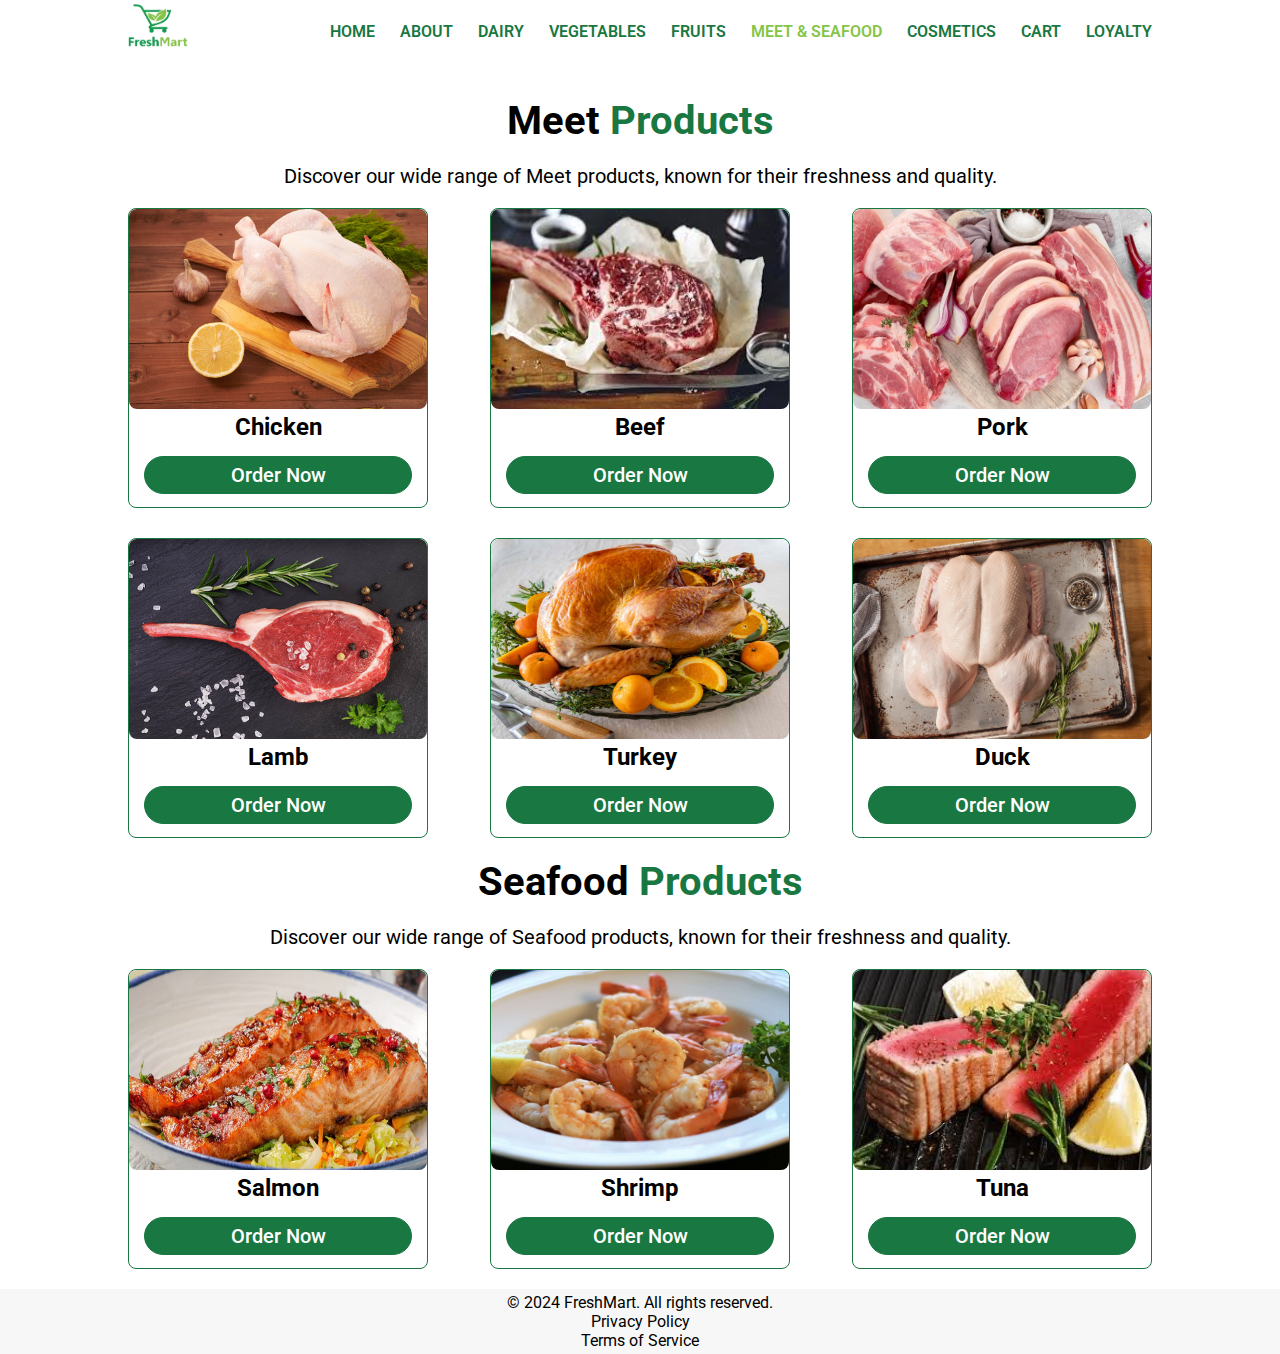
<file: MeatSeaFood.html>
<!DOCTYPE html>
<html lang="en">
  <head>
    <meta charset="UTF-8" />
    <meta name="viewport" content="width=device-width, initial-scale=1.0" />
    <title>FreshMart | Meet & Seafood</title>
    <link rel="stylesheet" href="./css/Nav.css" />
    <link rel="stylesheet" href="./css/styles.css" />
  </head>
  <body>
    <!--NavBar-->
    <header class="header">
      <nav class="navbar">
        <a href="#" class="nav-logo">
          <img src="./images/logo.png" alt="logo" class="nav-logo" />
        </a>
        <ul class="nav-menu">
          <li class="nav-item nav_li">
            <a href="./index.html" class="nav-link">Home</a>
          </li>
          <li class="nav-item nav_li">
            <a href="./about.html" class="nav-link">About</a>
          </li>
          <li class="nav-item nav_li">
            <a href="./dairy.html" class="nav-link ">Dairy </a>
          </li>
          <li class="nav-item nav_li">
            <a href="./vegetables.html" class="nav-link">Vegetables</a>
          </li>
          <li class="nav-item nav_li">
            <a href="./fruit.html" class="nav-link">Fruits</a>
          </li>
          <li class="nav-item nav_li">
            <a href="./MeatSeaFood.html" class="nav-link active_nav">Meet & Seafood</a>
          </li>
          <li class="nav-item nav_li">
            <a href="./cosmetics.html" class="nav-link">Cosmetics</a>
          </li>
          <li class="nav-item nav_li">
          
            <a href="./Cart.html" class="nav-link ">Cart</a>
          </li>
          <li class="nav-item nav_li">
            <a href="./loyalty.html" class="nav-link">Loyalty</a>
          </li>
        </ul>
        <div class="hamburger">
          <span class="bar"></span>
          <span class="bar"></span>
          <span class="bar"></span>
        </div>
      </nav>
    </header>
    <!--Body-->
    <div class="contatiner">
      <div>
        <h1 class="cat_topic_title cen">
          Meet <span class="cat_sub">Products </span>
        </h1>
        <p class="cen main_para">
          Discover our wide range of Meet products, known for their freshness
          and quality.
        </p>

        <div class="cart_cat">
          <div class="card_catagory_update">
            <img src="./images/Chicken.jpg" alt="Applie" class="category_img" />
            <h2 class="cat_topic_updte">Chicken</h2>
            <a href="./order.html"
              ><button class="btnorder new_btnorder">Order Now</button></a
            >
          </div>

          <div class="card_catagory_update">
            <img src="./images/Beef.jpeg" alt="Banana" class="category_img" />
            <h2 class="cat_topic_updte">Beef</h2>
            <a href="./order.html"
              ><button class="btnorder new_btnorder">Order Now</button></a
            >
          </div>

          <div class="card_catagory_update">
            <img src="./images/poork.jpg" alt="Orange" class="category_img" />
            <h2 class="cat_topic_updte">Pork</h2>
            <a href="./order.html"
              ><button class="btnorder new_btnorder">Order Now</button></a
            >
          </div>

          <div class="card_catagory_update">
            <img src="./images/Lamb.jpg" alt="Lamb" class="category_img" />
            <h2 class="cat_topic_updte">Lamb</h2>
            <a href="./order.html"
              ><button class="btnorder new_btnorder">Order Now</button></a
            >
          </div>

          <div class="card_catagory_update">
            <img src="./images/Turkey.jpg" alt="Turkey" class="category_img" />
            <h2 class="cat_topic_updte">Turkey</h2>
            <a href="./order.html"
              ><button class="btnorder new_btnorder">Order Now</button></a
            >
          </div>

          <div class="card_catagory_update">
            <img src="./images/Duck.jpg" alt="Duck" class="category_img" />
            <h2 class="cat_topic_updte">Duck</h2>
            <a href="./order.html"
              ><button class="btnorder new_btnorder">Order Now</button></a
            >
          </div>
        </div>
      </div>
      <div>
        <h1 class="cat_topic_title cen">
          Seafood <span class="cat_sub">Products </span>
        </h1>
        <p class="cen main_para">
          Discover our wide range of Seafood products, known for their freshness
          and quality.
        </p>

        <div class="cart_cat">
          <div class="card_catagory_update">
            <img src="./images/Salmon.avif" alt="Salmon" class="category_img" />
            <h2 class="cat_topic_updte">Salmon</h2>
            <a href="./order.html"
              ><button class="btnorder new_btnorder">Order Now</button></a
            >
          </div>

          <div class="card_catagory_update">
            <img src="./images/Shrimp.jpg" alt="Shrimp" class="category_img" />
            <h2 class="cat_topic_updte">Shrimp</h2>
            <a href="./order.html"
              ><button class="btnorder new_btnorder">Order Now</button></a
            >
          </div>

          <div class="card_catagory_update">
            <img src="./images/Tuna.jpeg" alt="Tuna" class="category_img" />
            <h2 class="cat_topic_updte">Tuna</h2>
            <a href="./order.html"
              ><button class="btnorder new_btnorder">Order Now</button></a
            >
          </div>
        </div>
      </div>
    </div>
    <!--Footer-->
    <footer>
      <p>&copy; 2024 FreshMart. All rights reserved.</p>
      <ul>
        <li class="nav_li">Privacy Policy</li>
        <li class="nav_li">Terms of Service</li>
      </ul>
    </footer>
    <script src="./js/script.js"></script>
  </body>
</html>
</file>
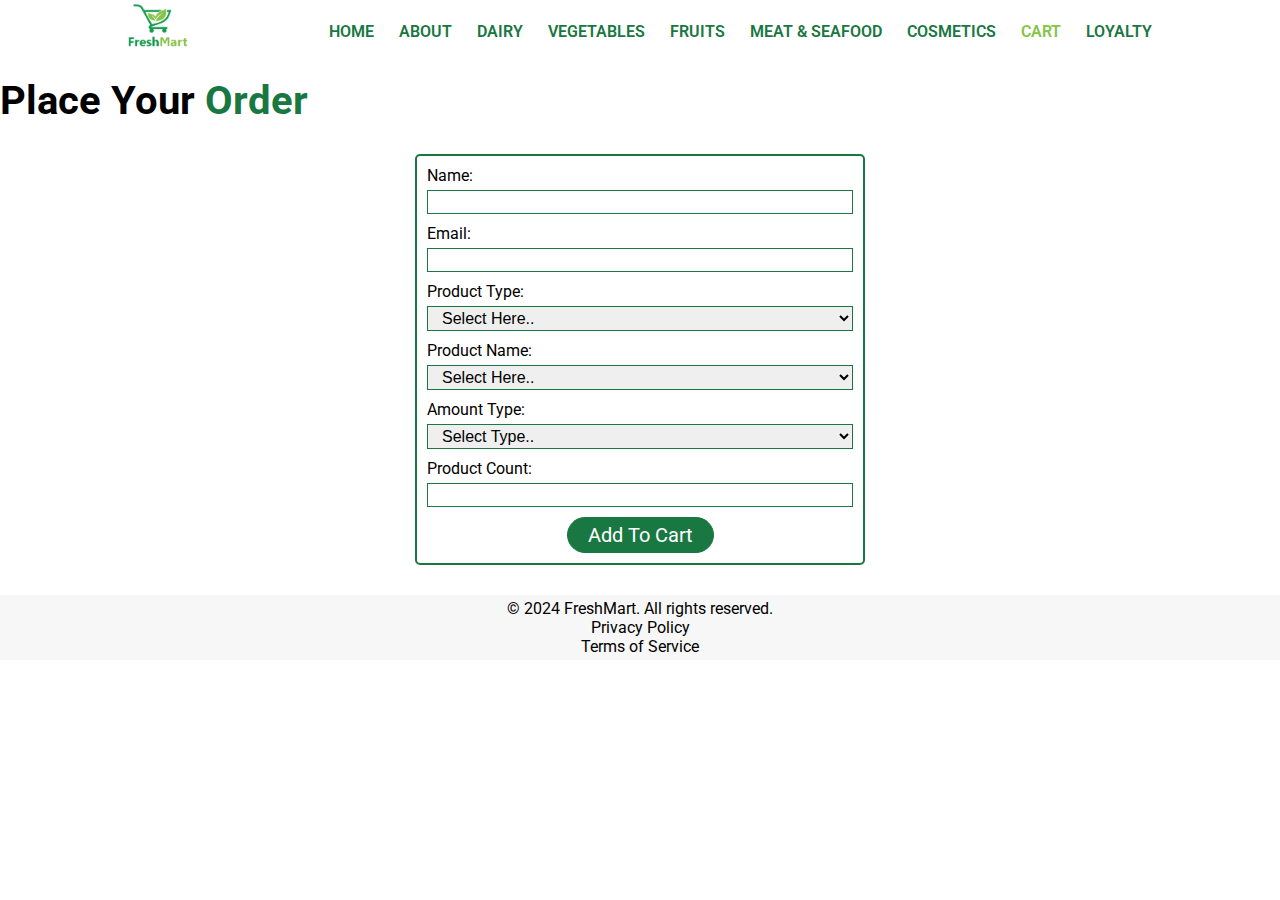
<file: order.html>
<!DOCTYPE html>
<html lang="en">
  <head>
    <meta charset="UTF-8" />
    <meta name="viewport" content="width=device-width, initial-scale=1.0" />
    <title>FreshMart | Order</title>
    <link rel="stylesheet" href="./css/Nav.css" />
    <link rel="stylesheet" href="./css/styles.css" />
    <link rel="stylesheet" href="./css/Order.css" />
  </head>
  <body>
    <!--NavBar-->
    <header class="header">
      <nav class="navbar">
        <a href="#" class="nav-logo">
          <img src="./images/logo.png" alt="logo" class="nav-logo" />
        </a>
        <ul class="nav-menu">
          <li class="nav-item nav_li">
            <a href="./index.html" class="nav-link">Home</a>
          </li>
          <li class="nav-item nav_li">
            <a href="./about.html" class="nav-link">About</a>
          </li>
          <li class="nav-item nav_li">
            <a href="./dairy.html" class="nav-link">Dairy </a>
          </li>
          <li class="nav-item nav_li">
            <a href="./vegetables.html" class="nav-link">Vegetables</a>
          </li>
          <li class="nav-item nav_li">
            <a href="./fruit.html" class="nav-link">Fruits</a>
          </li>
          <li class="nav-item nav_li">
            <a href="./MeatSeaFood.html" class="nav-link">Meat & Seafood</a>
          </li>
          <li class="nav-item nav_li">
            <a href="./cosmetics.html" class="nav-link">Cosmetics</a>
          </li>
          <li class="nav-item nav_li">
            <a href="./Cart.html" class="nav-link active_nav">Cart</a>
          </li>
          <li class="nav-item nav_li">
            <a href="./loyalty.html" class="nav-link">Loyalty</a>
          </li>
        </ul>
        <div class="hamburger">
          <span class="bar"></span>
          <span class="bar"></span>
          <span class="bar"></span>
        </div>
      </nav>
    </header>
    <main class="container">
      <section>
        <h1 class="cat_topic_title">
          Place Your <span class="cat_sub">Order </span>
        </h1>

        <form id="orderForm" class="order-form">
          <div class="form-group">
            <label for="name">Name:</label><br />
            <input type="text" id="name" name="name" required />
          </div>
          <div class="form-group">
            <label for="email">Email:</label><br />
            <input type="email" id="email" name="email" required />
          </div>
          <div class="form-group">
            <label for="productType">Product Type:</label><br />
            <select id="productType" name="productType" required>
              <option value="">Select Here..</option>
              <option value="Dairy">Dairy</option>
              <option value="Vegetables">Vegetables</option>
              <option value="Fruits">Fruits</option>
              <option value="Meat & Seafood">Meat & Seafood</option>
              <option value="Cosmetics">Cosmetics</option>
            </select>
          </div>
          <div class="form-group">
            <label for="productName">Product Name:</label><br />
            <select id="productName" name="productName" required>
              <option value="">Select Here..</option>

              <option value="">...Dairy Product Here..</option>
              <option value="Milk">Milk</option>
              <option value="Cheese">Cheese</option>
              <option value="Yogurt">Yogurt</option>
              <option value="Butter">Butter</option>
              <option value="Cream">Cream</option>
              <option value="Ice Cream">Ice Cream</option>

              <option value="">...Vegetables Here..</option>
              <option value="Tomato">Tomato</option>
              <option value="Broccoli">Broccoli</option>
              <option value="Spinach">Spinach</option>
              <option value="Potato">Potato</option>
              <option value="Onion">Onion</option>
              <option value="Carrot">Carrot</option>

              <option value="">...Fruits Here..</option>
              <option value="Apple">Apple</option>
              <option value="Banana">Banana</option>
              <option value="Orange">Orange</option>
              <option value="Grapes">Grapes</option>
              <option value="Strawberry">Strawberry</option>
              <option value="Mango">Mango</option>

              <option value="">...Meat & Seafood Here..</option>
              <option value="Chicken">Chicken</option>
              <option value="Beef">Beef</option>
              <option value="Pork">Pork</option>
              <option value="Lamb">Lamb</option>
              <option value="Turkey">Turkey</option>
              <option value="Duck">Duck</option>
              <option value="Salmon">Salmon</option>
              <option value="Shrimp">Shrimp</option>
              <option value="Tuna">Tuna</option>

              <option value="">...Cosmetics Here..</option>
              <option value="Lipstick">Lipstick</option>
              <option value="Perfume">Perfume</option>
              <option value="Face Cream">Face Cream</option>
              <option value="Foundation">Foundation</option>
              <option value="Mascara">Mascara</option>
              <option value="Eyeliner">Eyeliner</option>
            </select>
          </div>
          <div class="form-group">
            <label for="amountType">Amount Type:</label><br />
            <select id="amountType" name="amountType" required>
              <option value="">Select Type..</option>
              <option value="KG">KG</option>
              <option value="Quantity">Quantity</option>
            </select>
          </div>
          <div class="form-group">
            <label for="productCount">Product Count:</label><br />
            <input
              type="number"
              id="productCount"
              name="productCount"
              required
            />
          </div>
          <button type="submit" class="submit-btn">Add To Cart</button>
        </form>
      </section>
    </main>
    <!--Footer-->
    <footer>
      <p>&copy; 2024 FreshMart. All rights reserved.</p>
      <ul>
        <li class="nav_li">Privacy Policy</li>
        <li class="nav_li">Terms of Service</li>
      </ul>
    </footer>
    <script>
      // JavaScript to handle form submission and save to local storage

      document
        .getElementById("orderForm")
        .addEventListener("submit", function (event) {
          event.preventDefault(); // Prevent form submission

          // Get form data
          const name = document.getElementById("name").value;
          const email = document.getElementById("email").value;
          const productType = document.getElementById("productType").value;
          const productName = document.getElementById("productName").value;
          const amountType = document.getElementById("amountType").value;
          const productCount = document.getElementById("productCount").value;

          // Create order object
          const order = {
            name: name,
            email: email,
            productType: productType,
            productName: productName,
            amountType: amountType,
            productCount: productCount,
          };

          // Retrieve existing orders from local storage or create a new array
          const existingOrders =
            JSON.parse(localStorage.getItem("orders")) || [];

          // Add the new order to the existing orders array
          existingOrders.push(order);

          // Save updated orders array to local storage
          localStorage.setItem("orders", JSON.stringify(existingOrders));

          // Display a confirmation message or alert
          alert("Order added to cart!");

          // Optionally, reset the form
          document.getElementById("orderForm").reset();
        });
    </script>
        <script src="./js/script.js"></script>
  </body>
</html>
</file>
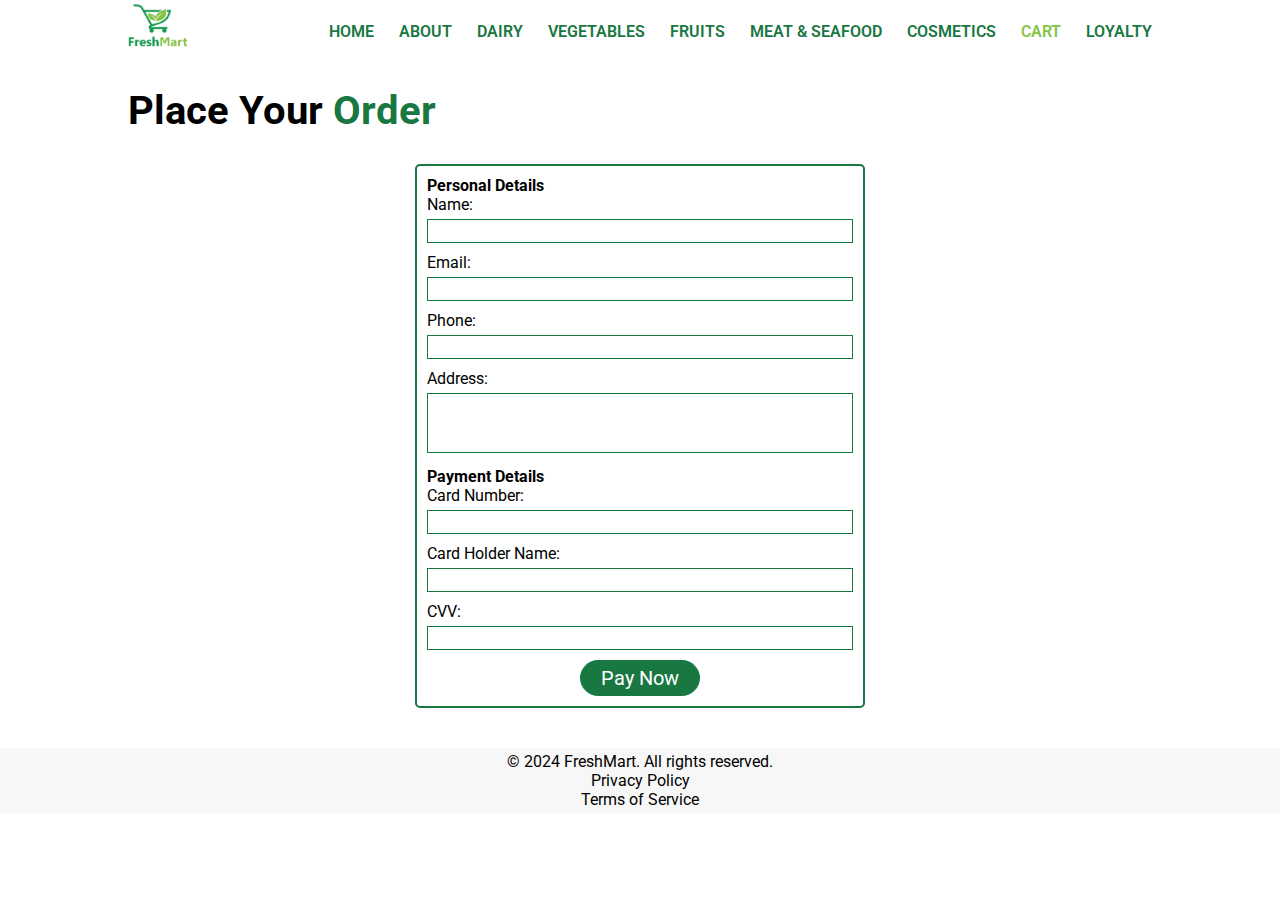
<file: payment.html>
<!DOCTYPE html>
<html lang="en">
  <head>
    <meta charset="UTF-8" />
    <meta name="viewport" content="width=device-width, initial-scale=1.0" />
    <title>FreshMart | Order</title>
    <link rel="stylesheet" href="./css/Nav.css" />
    <link rel="stylesheet" href="./css/styles.css" />
    <link rel="stylesheet" href="./css/Order.css" />
  </head>
  <body>
    <!--NavBar-->
    <header class="header">
      <nav class="navbar">
        <a href="#" class="nav-logo">
          <img src="./images/logo.png" alt="logo" class="nav-logo" />
        </a>
        <ul class="nav-menu">
          <li class="nav-item nav_li">
            <a href="./index.html" class="nav-link">Home</a>
          </li>
          <li class="nav-item nav_li">
            <a href="./about.html" class="nav-link">About</a>
          </li>
          <li class="nav-item nav_li">
            <a href="./dairy.html" class="nav-link">Dairy </a>
          </li>
          <li class="nav-item nav_li">
            <a href="./vegetables.html" class="nav-link">Vegetables</a>
          </li>
          <li class="nav-item nav_li">
            <a href="./fruit.html" class="nav-link">Fruits</a>
          </li>
          <li class="nav-item nav_li">
            <a href="./MeatSeaFood.html" class="nav-link">Meat & Seafood</a>
          </li>
          <li class="nav-item nav_li">
            <a href="./cosmetics.html" class="nav-link">Cosmetics</a>
          </li>
          <li class="nav-item nav_li">
            <a href="./Cart.html" class="nav-link active_nav">Cart</a>
          </li>
          <li class="nav-item nav_li">
            <a href="./loyalty.html" class="nav-link">Loyalty</a>
          </li>
        </ul>
        <div class="hamburger">
          <span class="bar"></span>
          <span class="bar"></span>
          <span class="bar"></span>
        </div>
      </nav>
    </header>
    <main class="containernew">
      <section>
        <h1 class="cat_topic_title">
          Place Your <span class="cat_sub">Order </span>
        </h1>

        <form class="order-form">
          <h4>Personal Details</h4>
          <div class="form-group">
            <label for="name">Name:</label><br />
            <input type="text" id="name" name="name" required />
          </div>
          <div class="form-group">
            <label for="email">Email:</label><br />
            <input type="email" id="email" name="email" required />
          </div>
          <div class="form-group">
            <label for="email">Phone:</label><br />
            <input type="text" id="text" name="text" required />
          </div>
          <div class="form-group">
            <label for="email">Address:</label><br />
            <textarea rows="3" required></textarea>
          </div>
          <h4>Payment Details</h4>
          <div class="form-group">
            <label for="cardNumber">Card Number:</label><br />
            <input type="text" id="cardNumber" name="cardNumber" required />
          </div>
          <div class="form-group">
            <label for="cardname">Card Holder Name:</label><br />
            <input type="text" id="cardname" name="cardname" required />
          </div>
          <div class="form-group">
            <label for="CVV">CVV:</label><br />
            <input type="text" id="CVV" name="CVV" required />
          </div>
          <button type="submit" class="submit-btn" onclick="orderdone()">Pay Now</button>
        </form>
      </section>
    </main>
    <!--Footer-->
    <footer>
      <p>&copy; 2024 FreshMart. All rights reserved.</p>
      <ul>
        <li class="nav_li">Privacy Policy</li>
        <li class="nav_li">Terms of Service</li>
      </ul>
    </footer>
    <script src="./js/script.js"></script>
  </body>
</html>
</file>
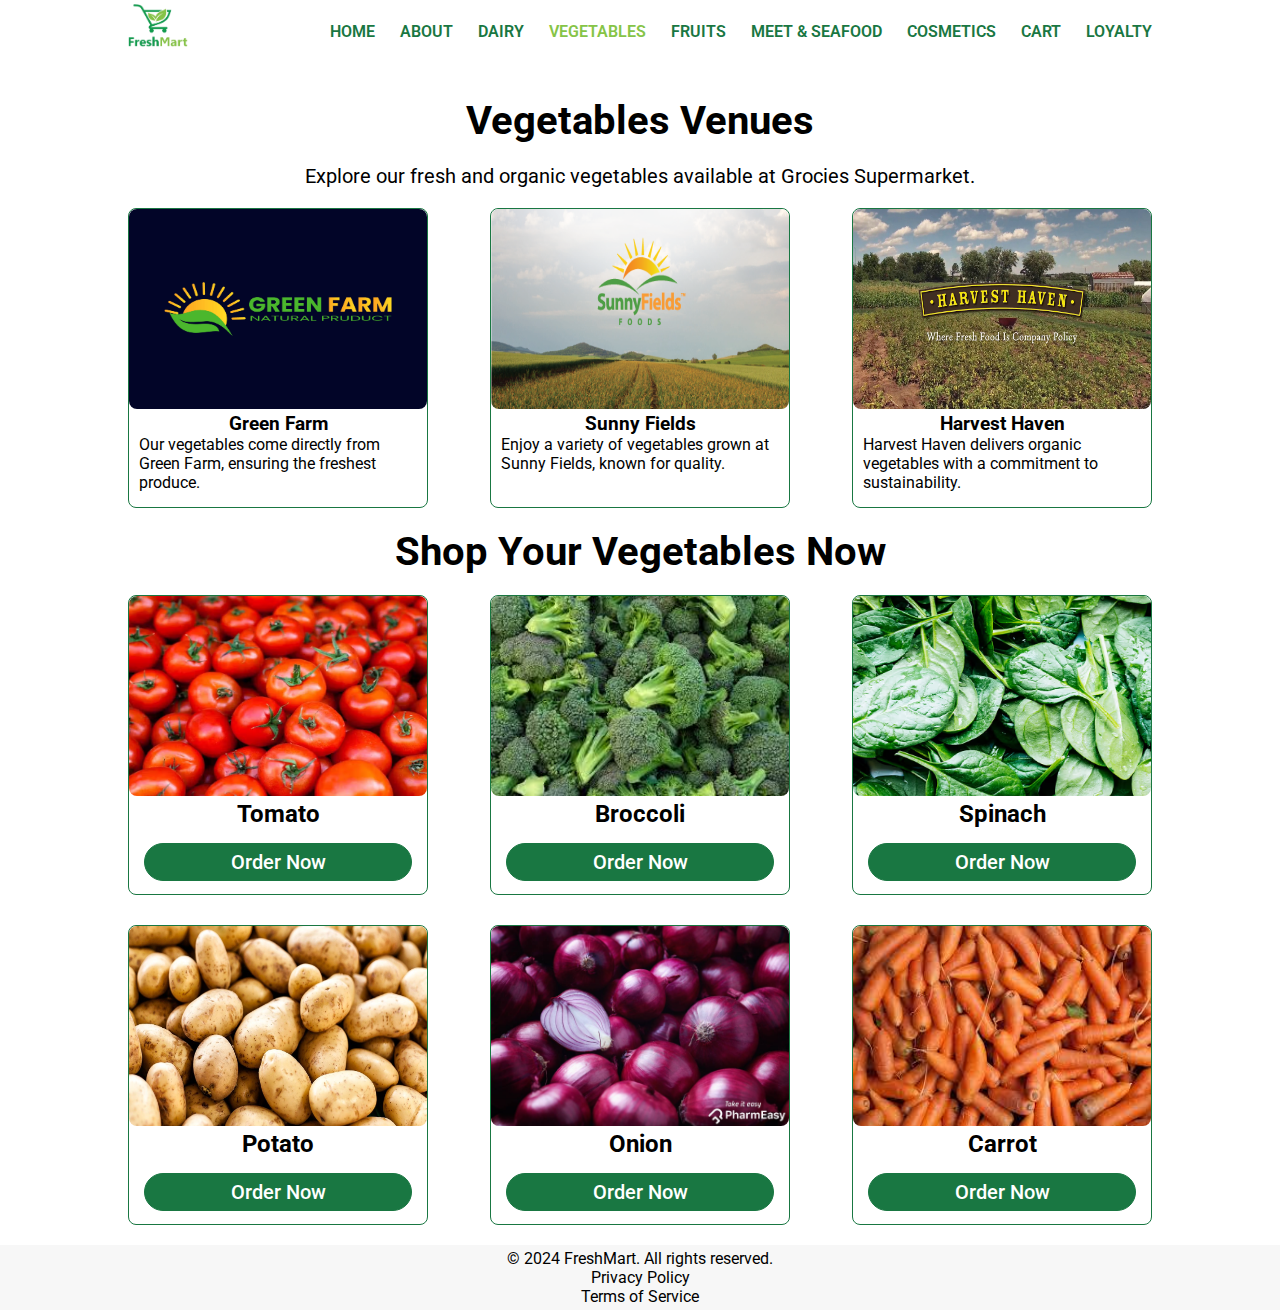
<file: vegetables.html>
<!DOCTYPE html>
<html lang="en">
  <head>
    <meta charset="UTF-8" />
    <meta name="viewport" content="width=device-width, initial-scale=1.0" />
    <title>FreshMart | Vegitables</title>
    <link rel="stylesheet" href="./css/Nav.css" />
    <link rel="stylesheet" href="./css/styles.css" />
    <link rel="stylesheet" href="./css/Order.css" />
  </head>
  <body>
    <!--NavBar-->
    <header class="header">
      <nav class="navbar">
        <a href="#" class="nav-logo">
          <img src="./images/logo.png" alt="logo" class="nav-logo" />
        </a>
        <ul class="nav-menu">
          <li class="nav-item nav_li">
            <a href="./index.html" class="nav-link">Home</a>
          </li>
          <li class="nav-item nav_li">
            <a href="./about.html" class="nav-link">About</a>
          </li>
          <li class="nav-item nav_li">
            <a href="./dairy.html" class="nav-link">Dairy </a>
          </li>
          <li class="nav-item nav_li">
            <a href="./vegetables.html" class="nav-link active_nav"
              >Vegetables</a
            >
          </li>
          <li class="nav-item nav_li">
            <a href="./fruit.html" class="nav-link">Fruits</a>
          </li>
          <li class="nav-item nav_li">
            <a href="./MeatSeaFood.html" class="nav-link">Meet & Seafood</a>
          </li>
          <li class="nav-item nav_li">
            <a href="./cosmetics.html" class="nav-link">Cosmetics</a>
          </li>
          <li class="nav-item nav_li">
            <a href="./Cart.html" class="nav-link">Cart</a>
          </li>
          <li class="nav-item nav_li">
            <a href="./loyalty.html" class="nav-link">Loyalty</a>
          </li>
        </ul>
        <div class="hamburger">
          <span class="bar"></span>
          <span class="bar"></span>
          <span class="bar"></span>
        </div>
      </nav>
    </header>
    <div class="contatiner">
      <div>
        <h1 class="cat_topic_title cen">Vegetables Venues</h1>
        <p class="cen main_para">
          Explore our fresh and organic vegetables available at Grocies
          Supermarket.
        </p>

        <div class="cart_cat">
          <div class="card_catagory_update">
            <img
              src="./images/GreenFarm.jpg"
              alt="dairy"
              class="category_img"
            />
            <h3 class="cat_topic_updte">Green Farm</h3>
            <p class="para_card">
              Our vegetables come directly from Green Farm, ensuring the
              freshest produce.
            </p>
          </div>
          <div class="card_catagory_update">
            <img
              src="./images/SunnyFields.png"
              alt="dairy"
              class="category_img"
            />
            <h3 class="cat_topic_updte">Sunny Fields</h3>
            <p class="para_card">
              Enjoy a variety of vegetables grown at Sunny Fields, known for
              quality.
            </p>
          </div>
          <div class="card_catagory_update">
            <img
              src="./images/HarvestHaven.jpg"
              alt="dairy"
              class="category_img"
            />
            <h3 class="cat_topic_updte">Harvest Haven</h3>
            <p class="para_card">
              Harvest Haven delivers organic vegetables with a commitment to
              sustainability.
            </p>
          </div>
        </div>
        <div>
          <h1 class="cat_topic_title cen">Shop Your Vegetables Now</h1>
          <div class="cart_cat">
            <div class="card_catagory_update">
              <img
                src="./images/Tomato.avif"
                alt="Tomato"
                class="category_img"
              />
              <h2 class="cat_topic_updte">Tomato</h2>
              <a href="./order.html"
                ><button class="btnorder new_btnorder">Order Now</button></a
              >
            </div>

            <div class="card_catagory_update">
              <img
                src="./images/Broccoli.jpeg"
                alt="Broccoli"
                class="category_img"
              />
              <h2 class="cat_topic_updte">Broccoli</h2>
              <a href="./order.html"
                ><button class="btnorder new_btnorder">Order Now</button></a
              >
            </div>

            <div class="card_catagory_update">
              <img
                src="./images//Spinach.avif"
                alt="Spinach"
                class="category_img"
              />
              <h2 class="cat_topic_updte">Spinach</h2>
              <a href="./order.html"
                ><button class="btnorder new_btnorder">Order Now</button></a
              >
            </div>

            <div class="card_catagory_update">
              <img
                src="./images//Potato.jpg"
                alt="Potato"
                class="category_img"
              />
              <h2 class="cat_topic_updte">Potato</h2>
              <a href="./order.html"
                ><button class="btnorder new_btnorder">Order Now</button></a
              >
            </div>

            <div class="card_catagory_update">
              <img src="./images/Onion.jpg" alt="Onion" class="category_img" />
              <h2 class="cat_topic_updte">Onion</h2>
              <a href="./order.html"
                ><button class="btnorder new_btnorder">Order Now</button></a
              >
            </div>

            <div class="card_catagory_update">
              <img
                src="./images/Carrot.jpeg"
                alt="Onion"
                class="category_img"
              />
              <h2 class="cat_topic_updte">Carrot</h2>
              <a href="./order.html"
                ><button class="btnorder new_btnorder">Order Now</button></a
              >
            </div>
          </div>
        </div>
      </div>
    </div>
    <!--Footer-->
    <footer>
      <p>&copy; 2024 FreshMart. All rights reserved.</p>
      <ul>
        <li class="nav_li">Privacy Policy</li>
        <li class="nav_li">Terms of Service</li>
      </ul>
    </footer>
    <script src="./js/script.js"></script>
  </body>
</html>
</file>
<file: css/Nav.css>
@import url("https://fonts.googleapis.com/css2?family=Roboto:ital,wght@0,500;1,400&display=swap");

* {
  margin: 0;
  padding: 0;
  box-sizing: border-box;
  font-family: "Roboto", sans-serif;
}

html {
  font-family: "Roboto", sans-serif;
}

.nav_li {
  list-style: none;
}

a {
  text-decoration: none;
  font-size: 25px;
}

/* .header {
  background-color: white;
} */

.navbar {
  display: flex;
  justify-content: space-between;
  align-items: center;
  padding: 4px 10%;
  font-size: 25px;
}

.hamburger {
  display: none;
}

.bar {
  display: block;
  width: 25px;
  height: 3px;
  margin: 5px auto;
  -webkit-transition: all 0.3s ease-in-out;
  transition: all 0.3s ease-in-out;
  background-color: #fff;
}

.nav-menu {
  display: flex;
  gap: 25px;
  justify-content: space-between;
  align-items: center;
}

.nav-link {
  font-size: 16px;
  font-weight: 600;
  color: #197742;
  text-transform: uppercase;
}

.nav-link:hover {
  color: #86c447;
}
.active_nav{
  color: #86c447;
}
.nav-logo {
  width: 60px;
}

footer {
  padding: 4px 10%;
  text-align: center;
  background-color: rgba(128, 128, 128, 0.066);
  cursor: pointer;
}
@media only screen and (max-width: 768px) {
  .nav-menu {
    position: fixed;
    left: -100%;
    top: 5rem;
    flex-direction: column;
    background-color: #197742;
    width: 60%;
    border-radius: 0 10px 10px 0;
    text-align: start;
    padding: 25px;
    align-items: start;
    color: white;
    z-index: 100000000000000;
    transition: 0.3s;
    box-shadow: 0 10px 27px rgba(0, 0, 0, 0.05);
  }
  .navbar {
    padding: 20px;
  }

  .nav-link {
    color: white;
    font-size: 20px;
    font-weight: 500;
  }

  .nav-menu.active {
    left: 0;
  }
  .bar {
    border-radius: 100px;
    background-color: #197742;
    color: #197742;
    border: 3px solid #197742;
    width: 30px;
  }

  .nav-item {
    margin: 0;
    gap: 2px;
  }

  .hamburger {
    display: block;
    cursor: pointer;
  }

  .hamburger.active .bar:nth-child(2) {
    opacity: 0;
  }

  .hamburger.active .bar:nth-child(1) {
    transform: translateY(8px) rotate(45deg);
  }

  .hamburger.active .bar:nth-child(3) {
    transform: translateY(-8px) rotate(-45deg);
  }
}
</file>
<file: css/styles.css>
.contatiner {
  padding: 20px 10%;
}
.backimg_main {
  background-image: url(../images/back.png);
  background-size: cover;
  height: 500px;
  background-position: center center;
  object-fit: fill;
  border-radius: 10px;
  width: 100%;
}
.cen {
  text-align: center;
}
.bk_topic {
  font-size: 50px;
}
.sub_topic {
  color: #197742;
  font-size: 75px;
}
.subpara {
  font-size: 20px;
  font-weight: 600;
}
.new_btnorder {
  margin: 1px auto;
  display: block;
  width: 90%;
}

.btnorder {
  font-size: 20px;
  font-weight: 500;
  padding: 6px 15px;
  border-radius: 80px;
  border: 1px solid #197742;
  color: white;
  margin-top: 15px;
  background-color: #197742;
  cursor: pointer;
}
.btnorder:hover {
  background-color: #197742d4;
}
.details_home {
  position: relative;
  top: 25%;
  left: 3%;
  cursor: pointer;
}
.cat_topic_title {
  font-size: 40px;
  margin: 20px 0;
}
.cat_sub {
  color: #197742;
}
.cart_cat {
  display: flex;
  align-items: center;
  gap: 30px;
  flex-wrap: wrap;
  justify-content: space-between;
}
.card_catagory {
  width: 300px;
  border-radius: 8px;
  border: 1px solid #197742;
  height: 320px;
  cursor: pointer;
}
a {
  text-decoration: none;
  color: black;
}
.card_catagory_update {
  width: 300px;
  border-radius: 8px;
  border: 1px solid #197742;
  height: 300px;
  cursor: pointer;
}
.category_img {
  width: 100%;
  border-radius: 8px;
  height: 200px;
}
.cat_topic {
  text-align: center;
  margin: 5px 0;
}

.cat_topic_updte {
  text-align: center;
  margin: 0;
}
.para_card {
  padding: 0 10px 10px 10px;
}
.main_para {
  text-align: center;
  margin: 20px 0;
  font-size: 20px;
}
.secontse {
  display: flex;
  margin: 25px 0;
  gap: 20px;
  justify-content: space-between;
  align-items: center;
}
.img_sub {
  width: 450px;
  border-radius: 8px;
}
.box_set {
  display: flex;
  justify-content: space-between;
}
.h_topic {
  font-size: 30px;
  font-weight: bold;
  margin-bottom: 10px;
}
.s_topic {
  font-size: 25px;
  padding-left: 25px;
}
.main_branch {
  padding-left: 35px;
}
.new_sub {
  font-size: 30px;
}
.map_fun {
  width: 100%;
  border-radius: 10px;
  height: 200px;
  border: 0;
  margin: 0 0 10px 0;
}
.point_one {
  margin-left: 30px;
  color: rgb(76, 73, 73);
  font-size: 20px;
  margin-top: 10px;
}
@media only screen and (max-width: 768px) {
  .backimg_main {
    height: 300px;
    width: 100%;
  }
  .contatiner {
    padding: 20px;
  }
  .bk_topic {
    font-size: 30px;
  }
  .sub_topic {
    color: #197742;
    font-size: 40px;
  }
  .subpara {
    display: none;
  }
  .cart_cat,
  .secontse,
  .box_set {
    flex-wrap: wrap;
    gap: 25px;
  }
  .img_sub {
    width: 100%;
  }
  .card_catagory,
  .card_catagory_update {
    width: 100%;
  }
  .cat_topic_title {
    text-align: center;
  }

  .cat_topic_title {
    font-size: 40px;
    margin: 0 0 10px 0;
    padding: 0;
  }
}
</file>
<file: css/About.css>
table {
    border: 1px solid #ccc;
    border-collapse: collapse;
    margin: 0;
    padding: 0;
    width: 100%;
    table-layout: fixed;
  }
  
  table caption {
    font-size: 1.5em;
    margin: .5em 0 .75em;
  }
  
  table tr {
    background-color: #f8f8f8;
    border: 1px solid #ddd;
    padding: .35em;
  }
  
  table th,
  table td {
    padding: .625em;
    text-align: center;
  }
  
  table th {
    font-size: .85em;
    letter-spacing: .1em;
    text-transform: uppercase;
  }
  
  @media screen and (max-width: 600px) {
    table {
      border: 0;
    }
  
    table caption {
      font-size: 1.3em;
    }
    
    table thead {
      border: none;
      clip: rect(0 0 0 0);
      height: 1px;
      margin: -1px;
      overflow: hidden;
      padding: 0;
      position: absolute;
      width: 1px;
    }
    
    table tr {
      border-bottom: 3px solid #ddd;
      display: block;
      margin-bottom: .625em;
    }
    
    table td {
      border-bottom: 1px solid #ddd;
      display: block;
      font-size: .8em;
      text-align: center;
    }
    
    table td::before {
      content: attr(data-label);
      float: left;
      font-weight: bold;
      text-transform: uppercase;
    }
    
    table td:last-child {
      border-bottom: 0;
    }
  }
</file>
<file: css/Order.css>
.order-form {
  width: 450px;
  border: 2px solid #197742;
  border-radius: 5px;
  padding: 10px;
  margin: 30px auto;
}
.containernew{
  padding: 10px 10%;
}
input,
select,
textarea {
  border: 1px solid #197742;
  font: 1em sans-serif;
  margin: 5px 0 10px;
  padding: 2px 10px;
  width: 100%;
}
textarea {
  resize: none;
}

.submit-btn {
  margin: 0 auto;
  display: flex;
  background-color: #197742;
  border-radius: 100px;
  font-size: 20px;
  padding: 5px 20px;
  cursor: pointer;
  border: 1px solid #197742;
  color: white;
}

@media only screen and (max-width: 768px) {
  .order-form {
    width: 100%;
    border: 2px solid #197742;
    border-radius: 5px;
    padding: 10px;
    margin: 30px auto;
  }
  .cat_topic_title {
    font-size: 30px;
    margin: 0;
    padding: 0;
  }
  .containernew{
    padding: 10px;
  }
}
</file>
